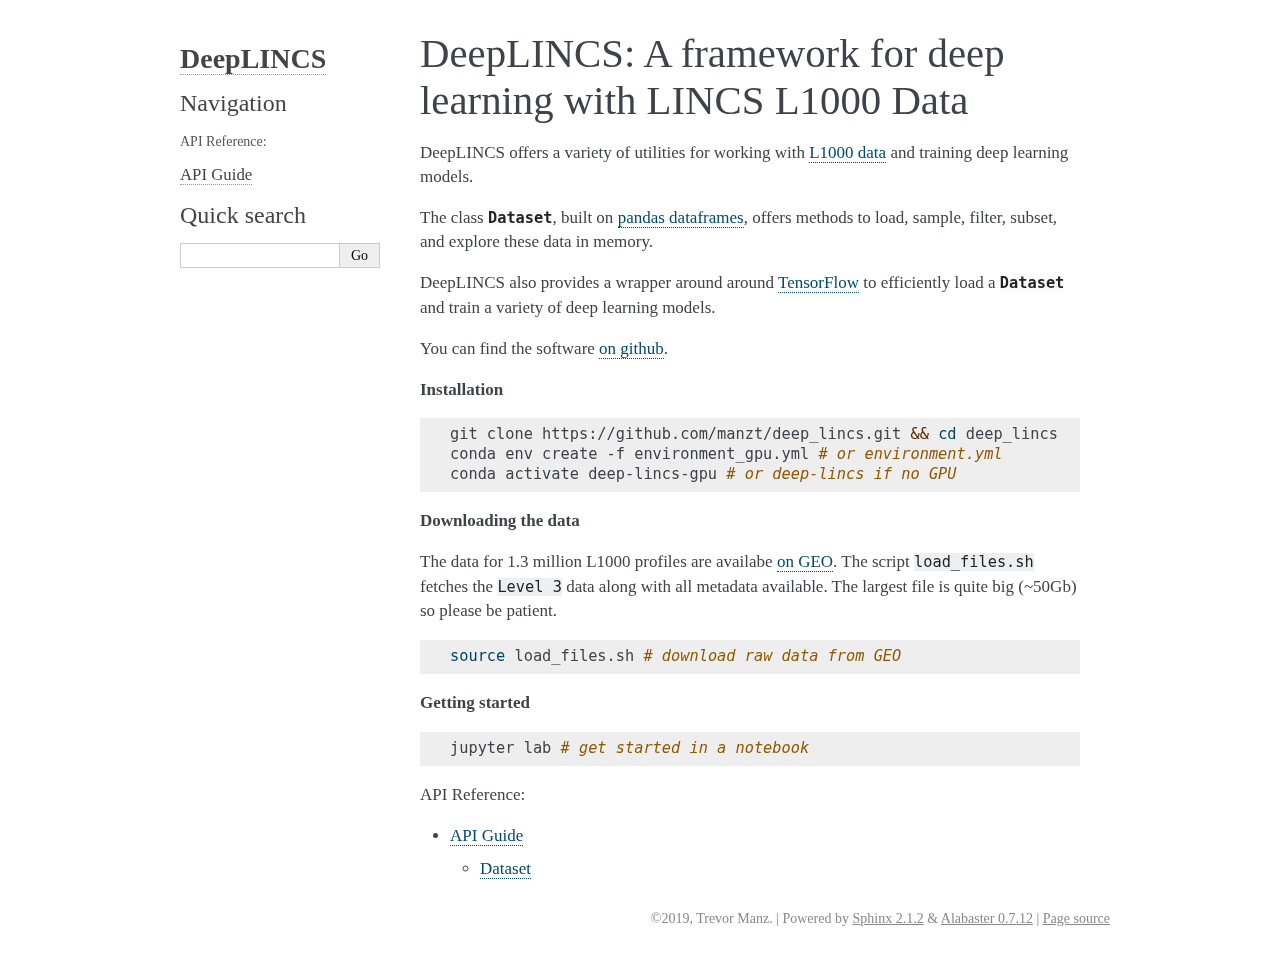
<file: doc/_build/html/index.html>
<!DOCTYPE html>

<html xmlns="http://www.w3.org/1999/xhtml">
  <head>
    <meta charset="utf-8" />
    <title>DeepLINCS: A framework for deep learning with LINCS L1000 Data &#8212; DeepLINCS 0.0.1 documentation</title>
    <link rel="stylesheet" href="_static/alabaster.css" type="text/css" />
    <link rel="stylesheet" href="_static/pygments.css" type="text/css" />
    <script type="text/javascript" id="documentation_options" data-url_root="./" src="_static/documentation_options.js"></script>
    <script type="text/javascript" src="_static/jquery.js"></script>
    <script type="text/javascript" src="_static/underscore.js"></script>
    <script type="text/javascript" src="_static/doctools.js"></script>
    <script type="text/javascript" src="_static/language_data.js"></script>
    <link rel="index" title="Index" href="genindex.html" />
    <link rel="search" title="Search" href="search.html" />
    <link rel="next" title="API Guide" href="api.html" />
   
  <link rel="stylesheet" href="_static/custom.css" type="text/css" />
  
  
  <meta name="viewport" content="width=device-width, initial-scale=0.9, maximum-scale=0.9" />

  </head><body>
  

    <div class="document">
      <div class="documentwrapper">
        <div class="bodywrapper">
          

          <div class="body" role="main">
            
  <div class="section" id="deeplincs-a-framework-for-deep-learning-with-lincs-l1000-data">
<h1>DeepLINCS: A framework for deep learning with LINCS L1000 Data<a class="headerlink" href="#deeplincs-a-framework-for-deep-learning-with-lincs-l1000-data" title="Permalink to this headline">¶</a></h1>
<p>DeepLINCS offers a variety of utilities for working with
<a class="reference external" href="http://www.lincsproject.org/LINCS/tools/workflows/find-the-best-place-to-obtain-the-lincs-l1000-data">L1000 data</a>
and training deep learning models.</p>
<p>The class <code class="xref py py-class docutils literal notranslate"><span class="pre">Dataset</span></code>, built on <a class="reference external" href="https://pandas.pydata.org/pandas-docs/stable/reference/api/pandas.DataFrame.html">pandas dataframes</a>,
offers methods to load, sample, filter, subset, and explore these data in memory.</p>
<p>DeepLINCS also provides a wrapper around around <a class="reference external" href="https://www.tensorflow.org/beta">TensorFlow</a> to efficiently load a <code class="xref py py-class docutils literal notranslate"><span class="pre">Dataset</span></code> and train a variety of deep learning models.</p>
<p>You can find the software <a class="reference external" href="https://github.com/manzt/deep_lincs">on github</a>.</p>
<p><strong>Installation</strong></p>
<div class="highlight-bash notranslate"><div class="highlight"><pre><span></span>git clone https://github.com/manzt/deep_lincs.git <span class="o">&amp;&amp;</span> <span class="nb">cd</span> deep_lincs
conda env create -f environment_gpu.yml <span class="c1"># or environment.yml</span>
conda activate deep-lincs-gpu <span class="c1"># or deep-lincs if no GPU</span>
</pre></div>
</div>
<p><strong>Downloading the data</strong></p>
<p>The data for 1.3 million L1000 profiles are availabe <a class="reference external" href="https://www.ncbi.nlm.nih.gov/geo/query/acc.cgi?acc=GSE92742">on GEO</a>.
The script <code class="docutils literal notranslate"><span class="pre">load_files.sh</span></code> fetches the <code class="docutils literal notranslate"><span class="pre">Level</span> <span class="pre">3</span></code> data along with all metadata available. The largest file is quite big (~50Gb) so please be patient.</p>
<div class="highlight-bash notranslate"><div class="highlight"><pre><span></span><span class="nb">source</span> load_files.sh <span class="c1"># download raw data from GEO</span>
</pre></div>
</div>
<p><strong>Getting started</strong></p>
<div class="highlight-bash notranslate"><div class="highlight"><pre><span></span>jupyter lab <span class="c1"># get started in a notebook</span>
</pre></div>
</div>
<div class="toctree-wrapper compound">
<p class="caption"><span class="caption-text">API Reference:</span></p>
<ul>
<li class="toctree-l1"><a class="reference internal" href="api.html">API Guide</a><ul>
<li class="toctree-l2"><a class="reference internal" href="api.html#dataset">Dataset</a></li>
</ul>
</li>
</ul>
</div>
<div class="toctree-wrapper compound">
</div>
</div>


          </div>
          
        </div>
      </div>
      <div class="sphinxsidebar" role="navigation" aria-label="main navigation">
        <div class="sphinxsidebarwrapper">
<h1 class="logo"><a href="#">DeepLINCS</a></h1>








<h3>Navigation</h3>
<p class="caption"><span class="caption-text">API Reference:</span></p>
<ul>
<li class="toctree-l1"><a class="reference internal" href="api.html">API Guide</a></li>
</ul>

<div class="relations">
<h3>Related Topics</h3>
<ul>
  <li><a href="#">Documentation overview</a><ul>
      <li>Next: <a href="api.html" title="next chapter">API Guide</a></li>
  </ul></li>
</ul>
</div>
<div id="searchbox" style="display: none" role="search">
  <h3 id="searchlabel">Quick search</h3>
    <div class="searchformwrapper">
    <form class="search" action="search.html" method="get">
      <input type="text" name="q" aria-labelledby="searchlabel" />
      <input type="submit" value="Go" />
    </form>
    </div>
</div>
<script type="text/javascript">$('#searchbox').show(0);</script>








        </div>
      </div>
      <div class="clearer"></div>
    </div>
    <div class="footer">
      &copy;2019, Trevor Manz.
      
      |
      Powered by <a href="http://sphinx-doc.org/">Sphinx 2.1.2</a>
      &amp; <a href="https://github.com/bitprophet/alabaster">Alabaster 0.7.12</a>
      
      |
      <a href="_sources/index.rst.txt"
          rel="nofollow">Page source</a>
    </div>

    

    
  </body>
</html>
</file>
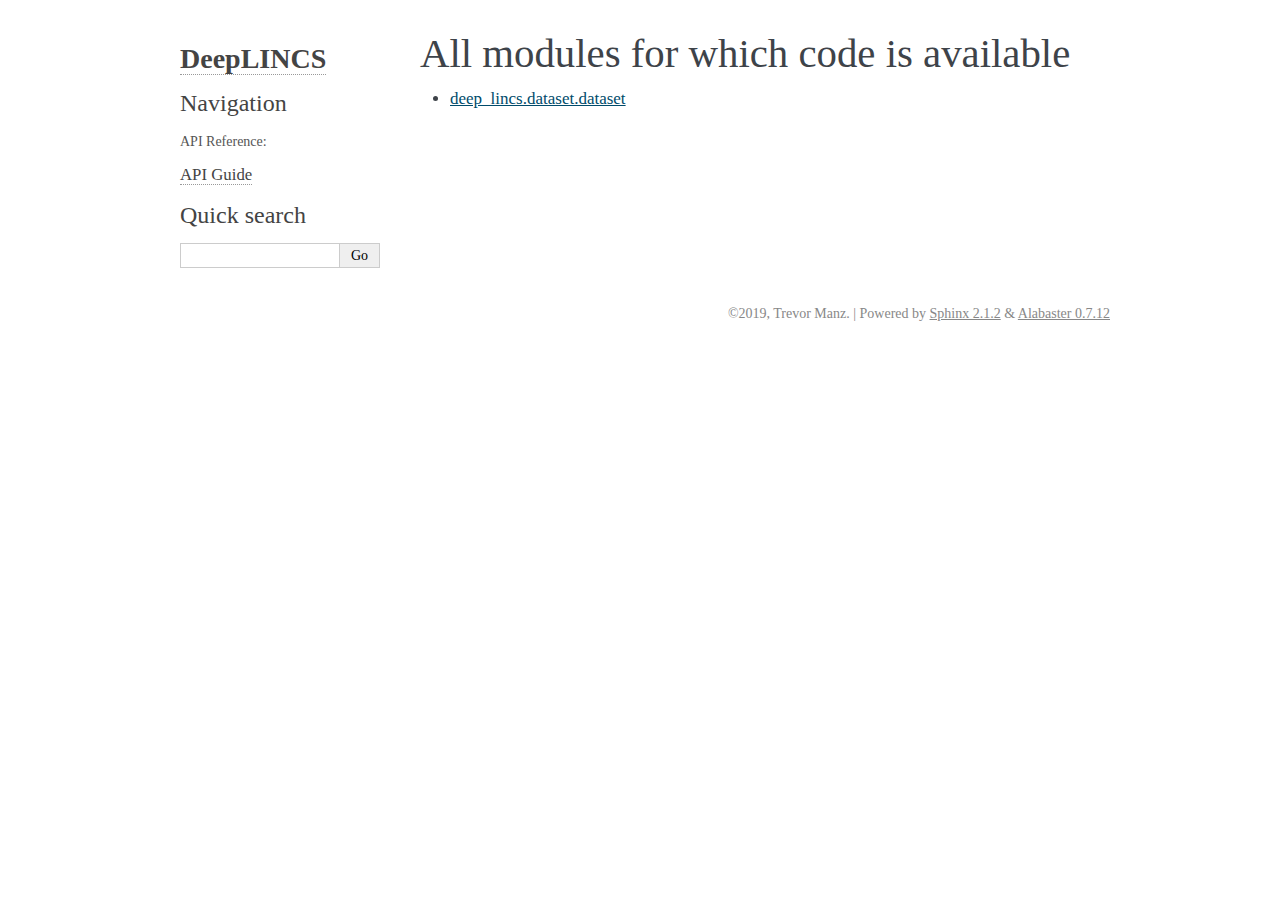
<file: doc/_build/html/_modules/index.html>
<!DOCTYPE html>

<html xmlns="http://www.w3.org/1999/xhtml">
  <head>
    <meta charset="utf-8" />
    <title>Overview: module code &#8212; DeepLINCS 0.0.1 documentation</title>
    <link rel="stylesheet" href="../_static/alabaster.css" type="text/css" />
    <link rel="stylesheet" href="../_static/pygments.css" type="text/css" />
    <script type="text/javascript" id="documentation_options" data-url_root="../" src="../_static/documentation_options.js"></script>
    <script type="text/javascript" src="../_static/jquery.js"></script>
    <script type="text/javascript" src="../_static/underscore.js"></script>
    <script type="text/javascript" src="../_static/doctools.js"></script>
    <script type="text/javascript" src="../_static/language_data.js"></script>
    <link rel="index" title="Index" href="../genindex.html" />
    <link rel="search" title="Search" href="../search.html" />
   
  <link rel="stylesheet" href="../_static/custom.css" type="text/css" />
  
  
  <meta name="viewport" content="width=device-width, initial-scale=0.9, maximum-scale=0.9" />

  </head><body>
  

    <div class="document">
      <div class="documentwrapper">
        <div class="bodywrapper">
          

          <div class="body" role="main">
            
  <h1>All modules for which code is available</h1>
<ul><li><a href="deep_lincs/dataset/dataset.html">deep_lincs.dataset.dataset</a></li>
</ul>

          </div>
          
        </div>
      </div>
      <div class="sphinxsidebar" role="navigation" aria-label="main navigation">
        <div class="sphinxsidebarwrapper">
<h1 class="logo"><a href="../index.html">DeepLINCS</a></h1>








<h3>Navigation</h3>
<p class="caption"><span class="caption-text">API Reference:</span></p>
<ul>
<li class="toctree-l1"><a class="reference internal" href="../api.html">API Guide</a></li>
</ul>

<div class="relations">
<h3>Related Topics</h3>
<ul>
  <li><a href="../index.html">Documentation overview</a><ul>
  </ul></li>
</ul>
</div>
<div id="searchbox" style="display: none" role="search">
  <h3 id="searchlabel">Quick search</h3>
    <div class="searchformwrapper">
    <form class="search" action="../search.html" method="get">
      <input type="text" name="q" aria-labelledby="searchlabel" />
      <input type="submit" value="Go" />
    </form>
    </div>
</div>
<script type="text/javascript">$('#searchbox').show(0);</script>








        </div>
      </div>
      <div class="clearer"></div>
    </div>
    <div class="footer">
      &copy;2019, Trevor Manz.
      
      |
      Powered by <a href="http://sphinx-doc.org/">Sphinx 2.1.2</a>
      &amp; <a href="https://github.com/bitprophet/alabaster">Alabaster 0.7.12</a>
      
    </div>

    

    
  </body>
</html>
</file>
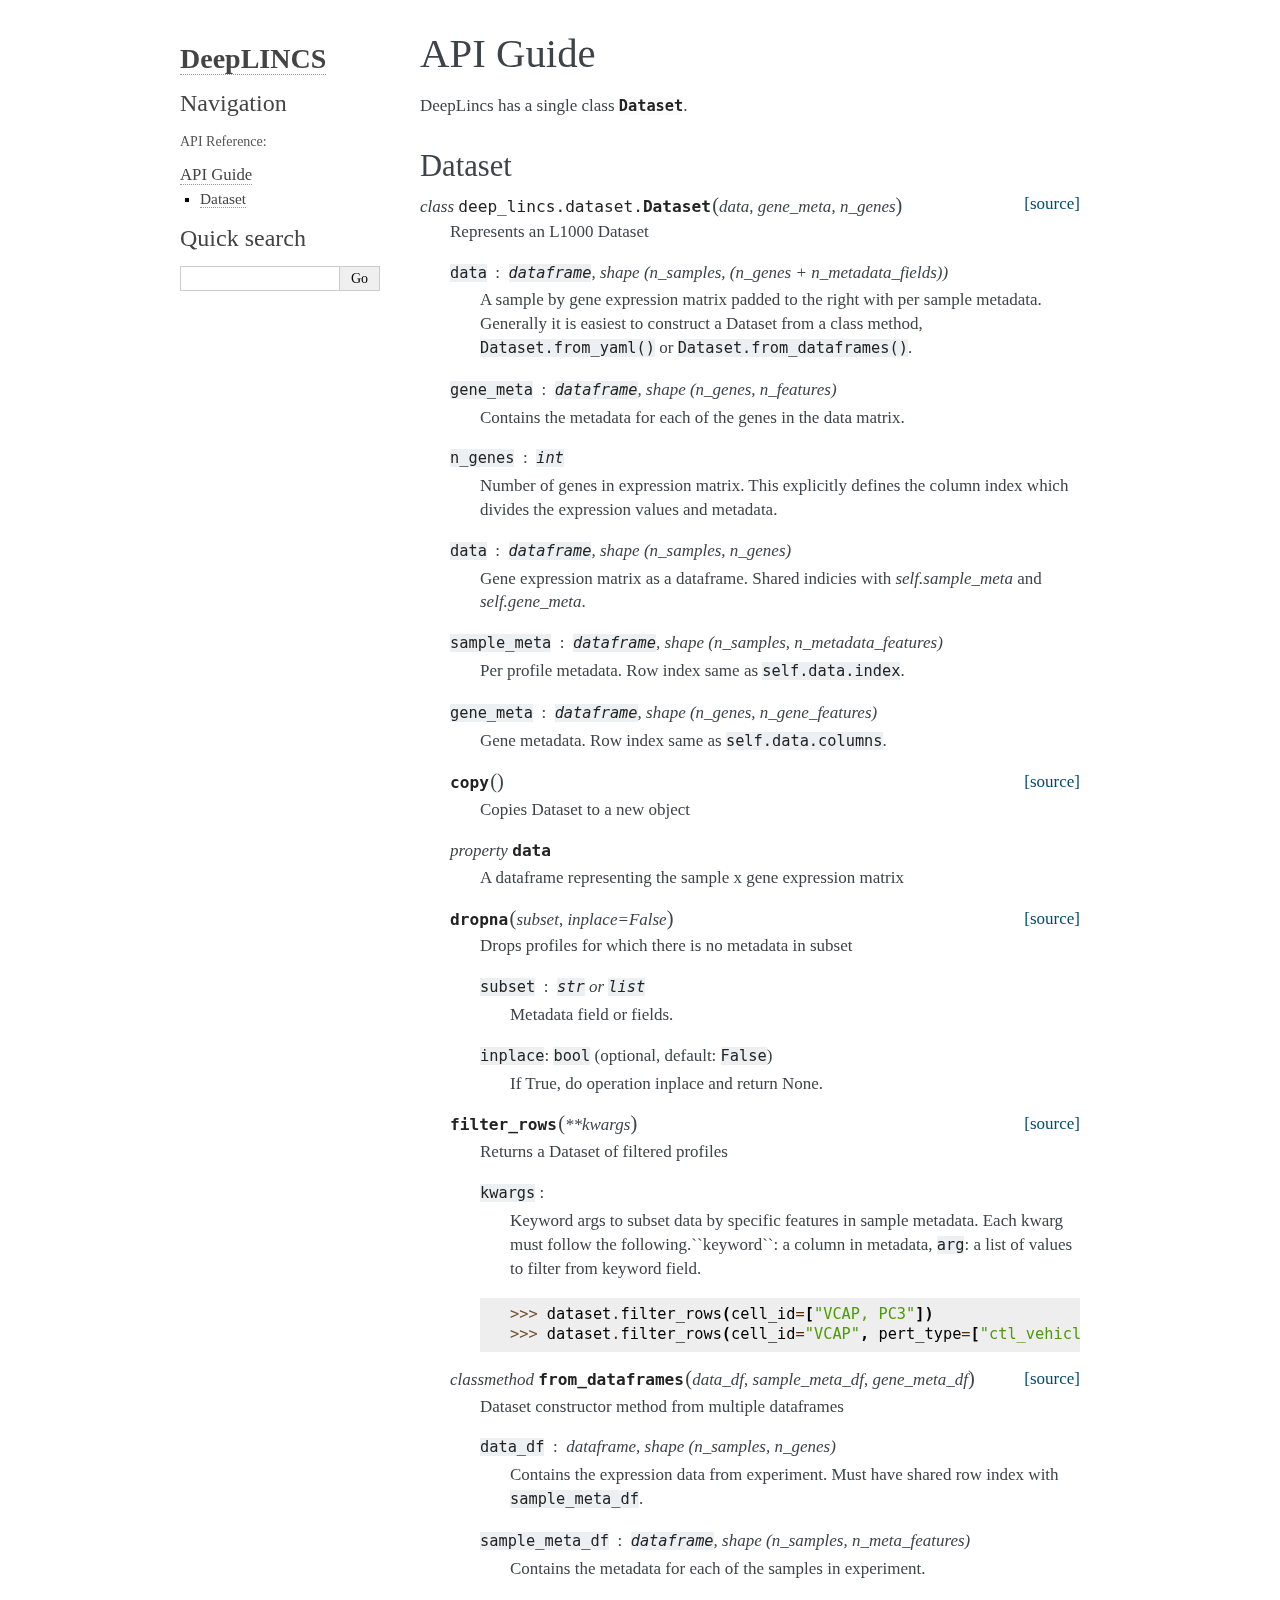
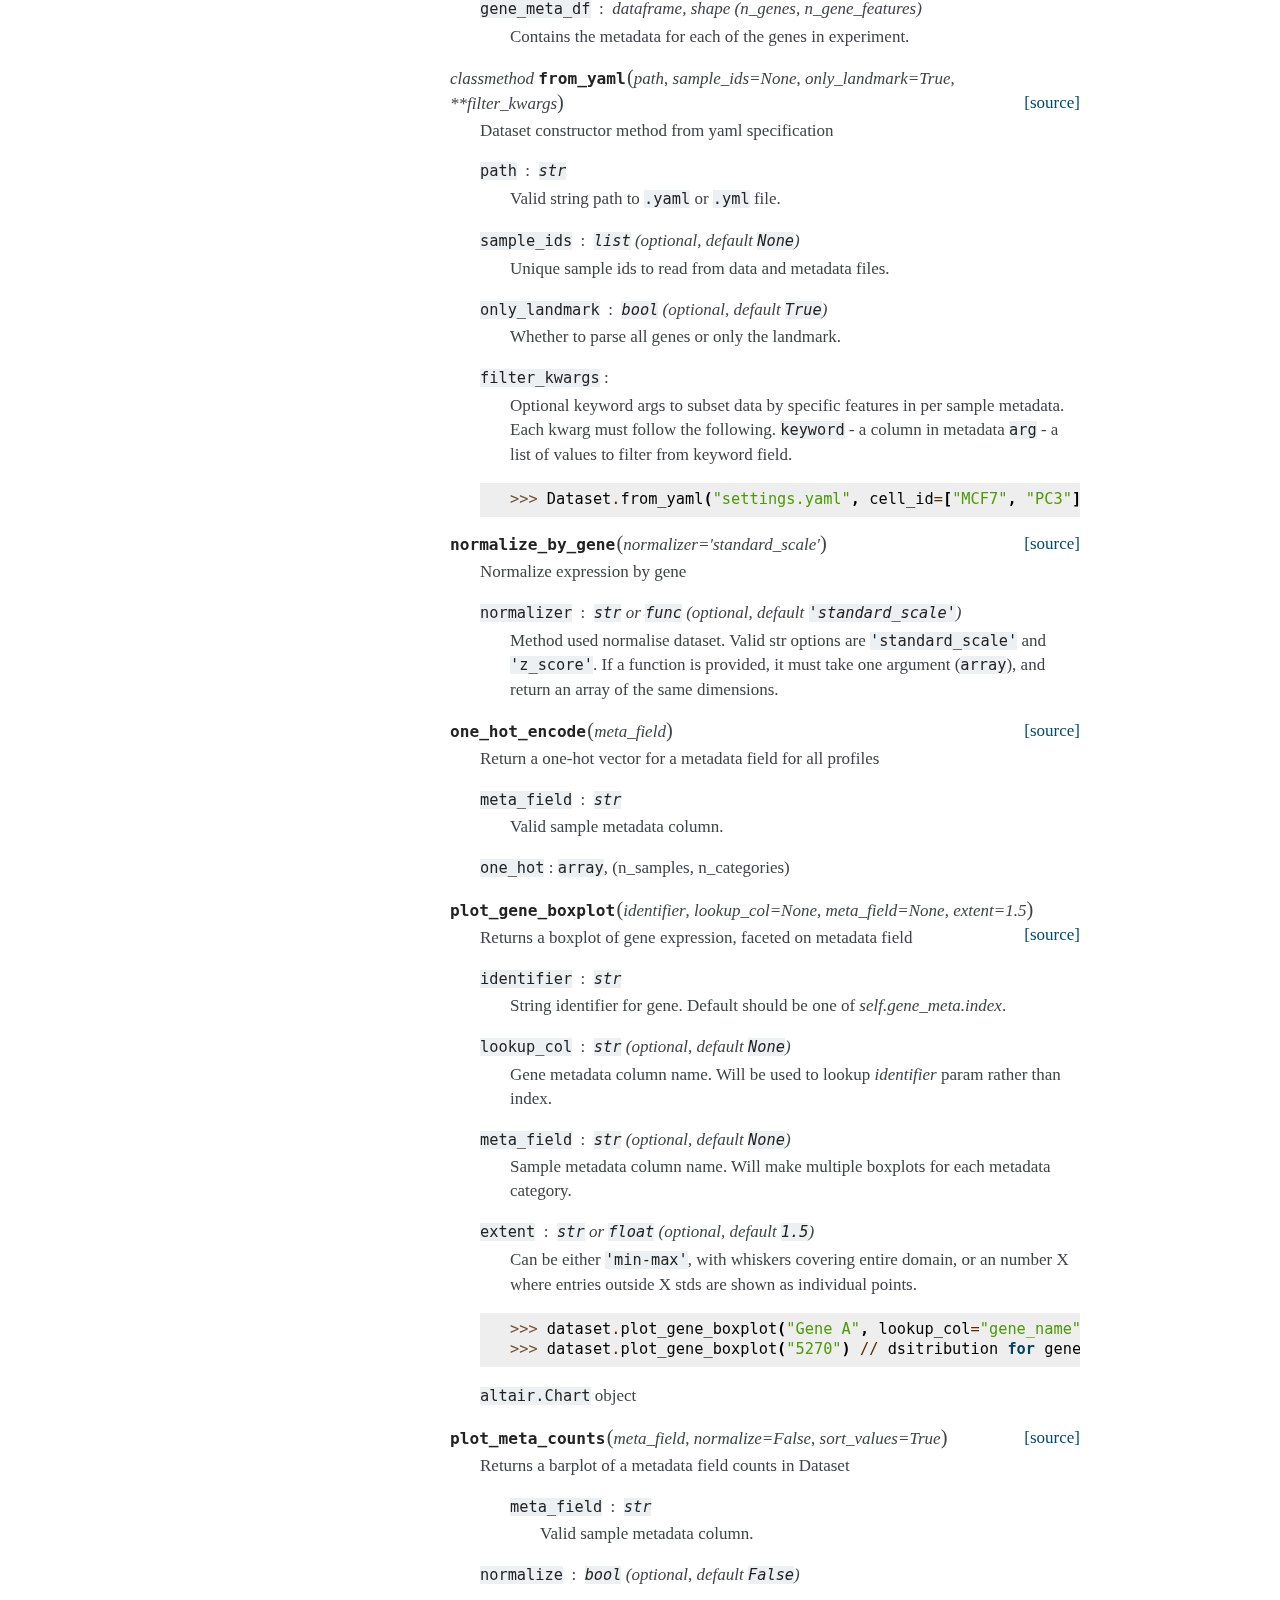
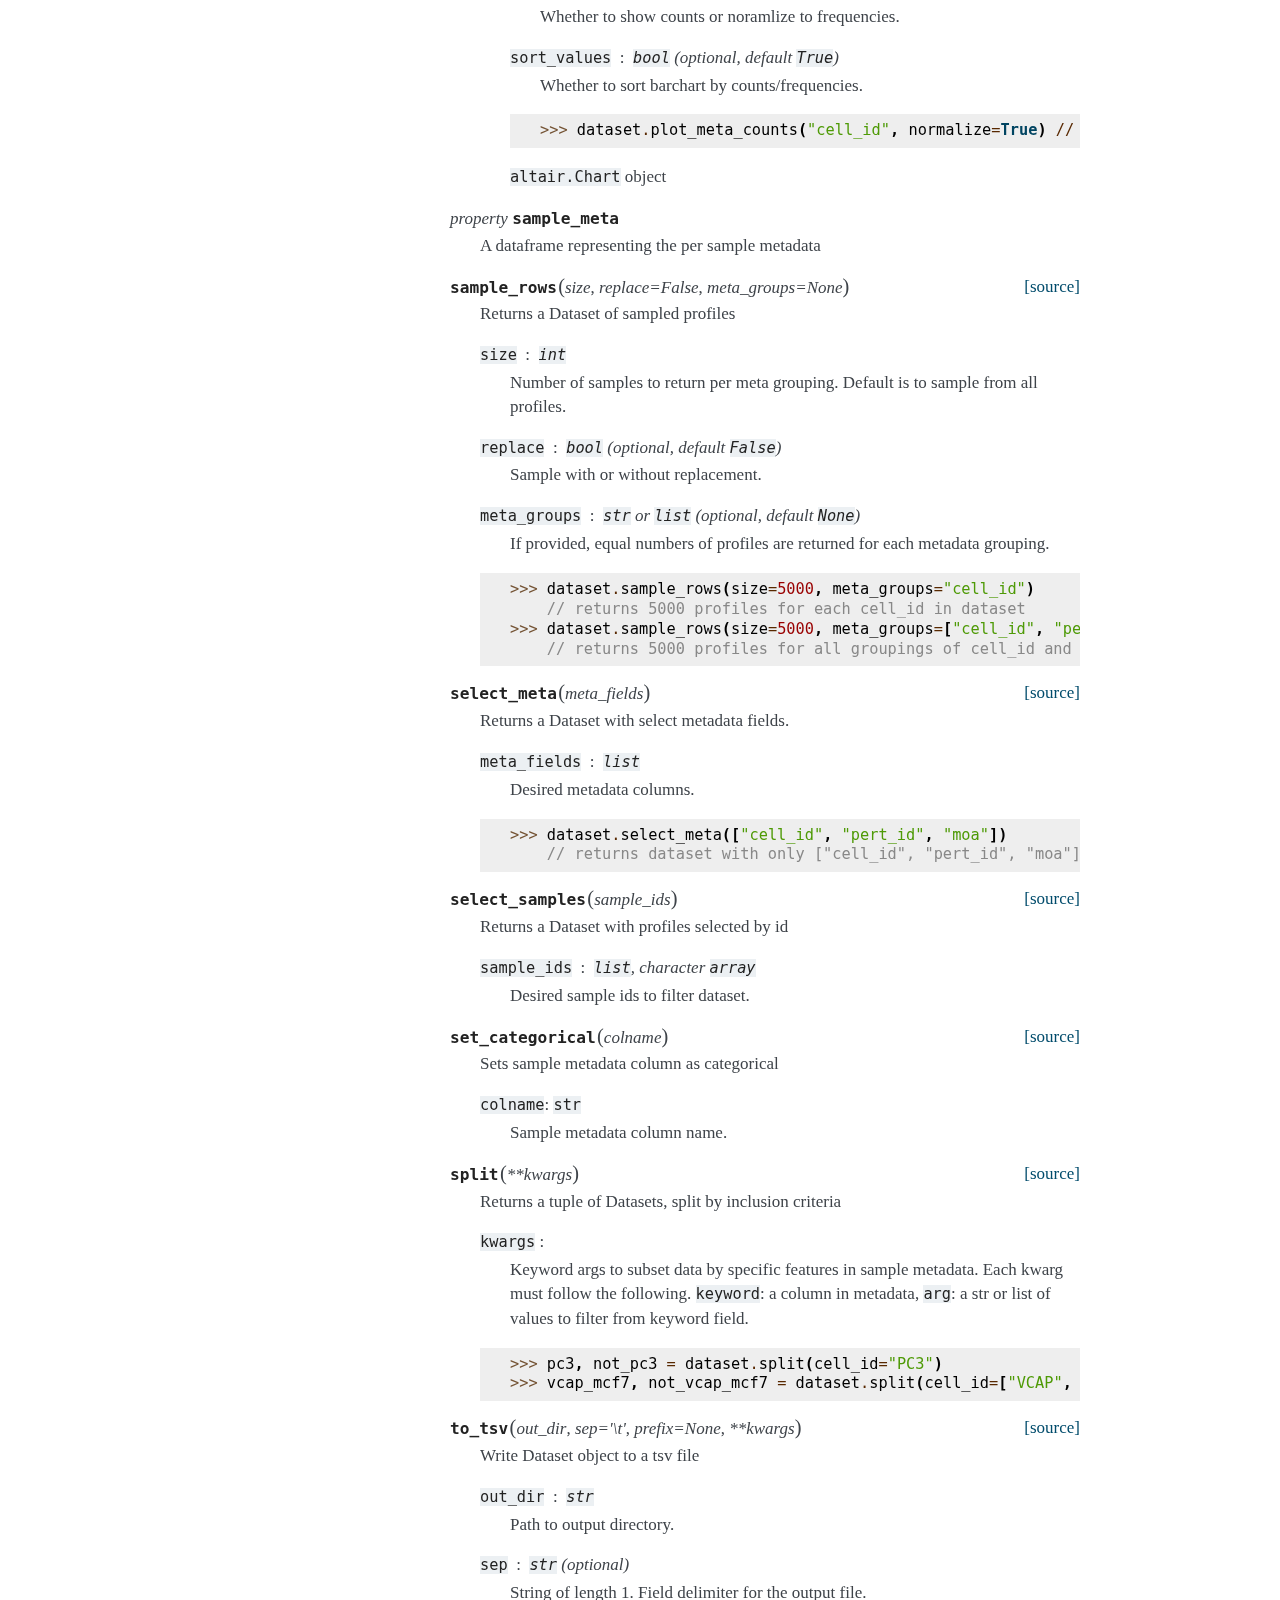
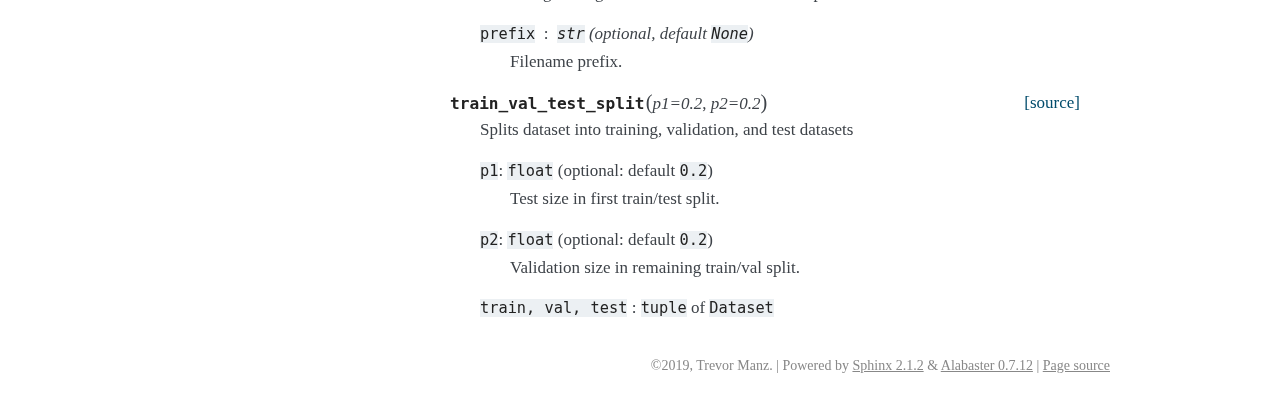
<file: doc/_build/html/api.html>
<!DOCTYPE html>

<html xmlns="http://www.w3.org/1999/xhtml">
  <head>
    <meta charset="utf-8" />
    <title>API Guide &#8212; DeepLINCS 0.0.1 documentation</title>
    <link rel="stylesheet" href="_static/alabaster.css" type="text/css" />
    <link rel="stylesheet" href="_static/pygments.css" type="text/css" />
    <script type="text/javascript" id="documentation_options" data-url_root="./" src="_static/documentation_options.js"></script>
    <script type="text/javascript" src="_static/jquery.js"></script>
    <script type="text/javascript" src="_static/underscore.js"></script>
    <script type="text/javascript" src="_static/doctools.js"></script>
    <script type="text/javascript" src="_static/language_data.js"></script>
    <link rel="index" title="Index" href="genindex.html" />
    <link rel="search" title="Search" href="search.html" />
    <link rel="prev" title="DeepLINCS: A framework for deep learning with LINCS L1000 Data" href="index.html" />
   
  <link rel="stylesheet" href="_static/custom.css" type="text/css" />
  
  
  <meta name="viewport" content="width=device-width, initial-scale=0.9, maximum-scale=0.9" />

  </head><body>
  

    <div class="document">
      <div class="documentwrapper">
        <div class="bodywrapper">
          

          <div class="body" role="main">
            
  <div class="section" id="api-guide">
<h1>API Guide<a class="headerlink" href="#api-guide" title="Permalink to this headline">¶</a></h1>
<p>DeepLincs has a single class <code class="xref py py-class docutils literal notranslate"><span class="pre">Dataset</span></code>.</p>
<div class="section" id="dataset">
<h2>Dataset<a class="headerlink" href="#dataset" title="Permalink to this headline">¶</a></h2>
<dl class="class">
<dt id="deep_lincs.dataset.Dataset">
<em class="property">class </em><code class="sig-prename descclassname">deep_lincs.dataset.</code><code class="sig-name descname">Dataset</code><span class="sig-paren">(</span><em class="sig-param">data</em>, <em class="sig-param">gene_meta</em>, <em class="sig-param">n_genes</em><span class="sig-paren">)</span><a class="reference internal" href="_modules/deep_lincs/dataset/dataset.html#Dataset"><span class="viewcode-link">[source]</span></a><a class="headerlink" href="#deep_lincs.dataset.Dataset" title="Permalink to this definition">¶</a></dt>
<dd><p>Represents an L1000 Dataset</p>
<dl>
<dt><code class="docutils literal notranslate"><span class="pre">data</span></code><span class="classifier"><code class="docutils literal notranslate"><span class="pre">dataframe</span></code>, shape (n_samples, (n_genes + n_metadata_fields))</span></dt><dd><p>A sample by gene expression matrix padded to the right with per sample metadata.
Generally it is easiest to construct a Dataset from a class method, <code class="docutils literal notranslate"><span class="pre">Dataset.from_yaml()</span></code> or <code class="docutils literal notranslate"><span class="pre">Dataset.from_dataframes()</span></code>.</p>
</dd>
<dt><code class="docutils literal notranslate"><span class="pre">gene_meta</span></code><span class="classifier"><code class="docutils literal notranslate"><span class="pre">dataframe</span></code>, shape (n_genes, n_features)</span></dt><dd><p>Contains the metadata for each of the genes in the data matrix.</p>
</dd>
<dt><code class="docutils literal notranslate"><span class="pre">n_genes</span></code><span class="classifier"><code class="docutils literal notranslate"><span class="pre">int</span></code></span></dt><dd><p>Number of genes in expression matrix. This explicitly defines 
the column index which divides the expression values and metadata.</p>
</dd>
</dl>
<dl>
<dt><code class="docutils literal notranslate"><span class="pre">data</span></code><span class="classifier"><code class="docutils literal notranslate"><span class="pre">dataframe</span></code>, shape (n_samples, n_genes)</span></dt><dd><p>Gene expression matrix as a dataframe. Shared indicies with <cite>self.sample_meta</cite> and <cite>self.gene_meta</cite>.</p>
</dd>
<dt><code class="docutils literal notranslate"><span class="pre">sample_meta</span></code><span class="classifier"><code class="docutils literal notranslate"><span class="pre">dataframe</span></code>, shape (n_samples, n_metadata_features)</span></dt><dd><p>Per profile metadata. Row index same as <code class="docutils literal notranslate"><span class="pre">self.data.index</span></code>.</p>
</dd>
<dt><code class="docutils literal notranslate"><span class="pre">gene_meta</span></code><span class="classifier"><code class="docutils literal notranslate"><span class="pre">dataframe</span></code>, shape (n_genes, n_gene_features)</span></dt><dd><p>Gene metadata. Row index same as <code class="docutils literal notranslate"><span class="pre">self.data.columns</span></code>.</p>
</dd>
</dl>
<dl class="method">
<dt id="deep_lincs.dataset.Dataset.copy">
<code class="sig-name descname">copy</code><span class="sig-paren">(</span><span class="sig-paren">)</span><a class="reference internal" href="_modules/deep_lincs/dataset/dataset.html#Dataset.copy"><span class="viewcode-link">[source]</span></a><a class="headerlink" href="#deep_lincs.dataset.Dataset.copy" title="Permalink to this definition">¶</a></dt>
<dd><p>Copies Dataset to a new object</p>
</dd></dl>

<dl class="method">
<dt id="deep_lincs.dataset.Dataset.data">
<em class="property">property </em><code class="sig-name descname">data</code><a class="headerlink" href="#deep_lincs.dataset.Dataset.data" title="Permalink to this definition">¶</a></dt>
<dd><p>A dataframe representing the sample x gene expression matrix</p>
</dd></dl>

<dl class="method">
<dt id="deep_lincs.dataset.Dataset.dropna">
<code class="sig-name descname">dropna</code><span class="sig-paren">(</span><em class="sig-param">subset</em>, <em class="sig-param">inplace=False</em><span class="sig-paren">)</span><a class="reference internal" href="_modules/deep_lincs/dataset/dataset.html#Dataset.dropna"><span class="viewcode-link">[source]</span></a><a class="headerlink" href="#deep_lincs.dataset.Dataset.dropna" title="Permalink to this definition">¶</a></dt>
<dd><p>Drops profiles for which there is no metadata in subset</p>
<dl>
<dt><code class="docutils literal notranslate"><span class="pre">subset</span></code><span class="classifier"><code class="docutils literal notranslate"><span class="pre">str</span></code> or <code class="docutils literal notranslate"><span class="pre">list</span></code></span></dt><dd><p>Metadata field or fields.</p>
</dd>
<dt><code class="docutils literal notranslate"><span class="pre">inplace</span></code>: <code class="docutils literal notranslate"><span class="pre">bool</span></code> (optional, default: <code class="docutils literal notranslate"><span class="pre">False</span></code>)</dt><dd><p>If True, do operation inplace and return None.</p>
</dd>
</dl>
</dd></dl>

<dl class="method">
<dt id="deep_lincs.dataset.Dataset.filter_rows">
<code class="sig-name descname">filter_rows</code><span class="sig-paren">(</span><em class="sig-param">**kwargs</em><span class="sig-paren">)</span><a class="reference internal" href="_modules/deep_lincs/dataset/dataset.html#Dataset.filter_rows"><span class="viewcode-link">[source]</span></a><a class="headerlink" href="#deep_lincs.dataset.Dataset.filter_rows" title="Permalink to this definition">¶</a></dt>
<dd><p>Returns a Dataset of filtered profiles</p>
<dl class="simple">
<dt><code class="docutils literal notranslate"><span class="pre">kwargs</span></code> :</dt><dd><p>Keyword args to subset data by specific features in sample metadata. 
Each kwarg must follow the following.``keyword``: a column in metadata, 
<code class="docutils literal notranslate"><span class="pre">arg</span></code>: a list of values to filter from keyword field.</p>
</dd>
</dl>
<div class="highlight-default notranslate"><div class="highlight"><pre><span></span><span class="gp">&gt;&gt;&gt; </span><span class="n">dataset</span><span class="o">.</span><span class="n">filter_rows</span><span class="p">(</span><span class="n">cell_id</span><span class="o">=</span><span class="p">[</span><span class="s2">&quot;VCAP, PC3&quot;</span><span class="p">])</span> 
<span class="gp">&gt;&gt;&gt; </span><span class="n">dataset</span><span class="o">.</span><span class="n">filter_rows</span><span class="p">(</span><span class="n">cell_id</span><span class="o">=</span><span class="s2">&quot;VCAP&quot;</span><span class="p">,</span> <span class="n">pert_type</span><span class="o">=</span><span class="p">[</span><span class="s2">&quot;ctl_vehicle&quot;</span><span class="p">,</span> <span class="s2">&quot;trt_cp&quot;</span><span class="p">])</span>
</pre></div>
</div>
</dd></dl>

<dl class="method">
<dt id="deep_lincs.dataset.Dataset.from_dataframes">
<em class="property">classmethod </em><code class="sig-name descname">from_dataframes</code><span class="sig-paren">(</span><em class="sig-param">data_df</em>, <em class="sig-param">sample_meta_df</em>, <em class="sig-param">gene_meta_df</em><span class="sig-paren">)</span><a class="reference internal" href="_modules/deep_lincs/dataset/dataset.html#Dataset.from_dataframes"><span class="viewcode-link">[source]</span></a><a class="headerlink" href="#deep_lincs.dataset.Dataset.from_dataframes" title="Permalink to this definition">¶</a></dt>
<dd><p>Dataset constructor method from multiple dataframes</p>
<dl>
<dt><code class="docutils literal notranslate"><span class="pre">data_df</span></code><span class="classifier">dataframe, shape (n_samples, n_genes)</span></dt><dd><p>Contains the expression data from experiment. Must have 
shared row index with <code class="docutils literal notranslate"><span class="pre">sample_meta_df</span></code>.</p>
</dd>
<dt><code class="docutils literal notranslate"><span class="pre">sample_meta_df</span></code><span class="classifier"><code class="docutils literal notranslate"><span class="pre">dataframe</span></code>, shape (n_samples, n_meta_features)</span></dt><dd><p>Contains the metadata for each of the samples in experiment.</p>
</dd>
<dt><code class="docutils literal notranslate"><span class="pre">gene_meta_df</span></code><span class="classifier">dataframe, shape (n_genes, n_gene_features)</span></dt><dd><p>Contains the metadata for each of the genes in experiment.</p>
</dd>
</dl>
</dd></dl>

<dl class="method">
<dt id="deep_lincs.dataset.Dataset.from_yaml">
<em class="property">classmethod </em><code class="sig-name descname">from_yaml</code><span class="sig-paren">(</span><em class="sig-param">path</em>, <em class="sig-param">sample_ids=None</em>, <em class="sig-param">only_landmark=True</em>, <em class="sig-param">**filter_kwargs</em><span class="sig-paren">)</span><a class="reference internal" href="_modules/deep_lincs/dataset/dataset.html#Dataset.from_yaml"><span class="viewcode-link">[source]</span></a><a class="headerlink" href="#deep_lincs.dataset.Dataset.from_yaml" title="Permalink to this definition">¶</a></dt>
<dd><p>Dataset constructor method from yaml specification</p>
<dl>
<dt><code class="docutils literal notranslate"><span class="pre">path</span></code><span class="classifier"><code class="docutils literal notranslate"><span class="pre">str</span></code></span></dt><dd><p>Valid string path to <code class="docutils literal notranslate"><span class="pre">.yaml</span></code> or <code class="docutils literal notranslate"><span class="pre">.yml</span></code> file.</p>
</dd>
<dt><code class="docutils literal notranslate"><span class="pre">sample_ids</span></code><span class="classifier"><code class="docutils literal notranslate"><span class="pre">list</span></code> (optional, default <code class="docutils literal notranslate"><span class="pre">None</span></code>)</span></dt><dd><p>Unique sample ids to read from data and metadata files.</p>
</dd>
<dt><code class="docutils literal notranslate"><span class="pre">only_landmark</span></code><span class="classifier"><code class="docutils literal notranslate"><span class="pre">bool</span></code> (optional, default <code class="docutils literal notranslate"><span class="pre">True</span></code>)</span></dt><dd><p>Whether to parse all genes or only the landmark.</p>
</dd>
<dt><code class="docutils literal notranslate"><span class="pre">filter_kwargs</span></code> :</dt><dd><p>Optional keyword args to subset data by specific features 
in per sample metadata. Each kwarg must follow the following.
<code class="docutils literal notranslate"><span class="pre">keyword</span></code> - a column in metadata <code class="docutils literal notranslate"><span class="pre">arg</span></code>     - a list 
of values to filter from keyword field.</p>
</dd>
</dl>
<div class="highlight-default notranslate"><div class="highlight"><pre><span></span><span class="gp">&gt;&gt;&gt; </span><span class="n">Dataset</span><span class="o">.</span><span class="n">from_yaml</span><span class="p">(</span><span class="s2">&quot;settings.yaml&quot;</span><span class="p">,</span> <span class="n">cell_id</span><span class="o">=</span><span class="p">[</span><span class="s2">&quot;MCF7&quot;</span><span class="p">,</span> <span class="s2">&quot;PC3&quot;</span><span class="p">],</span> <span class="n">pert_id</span><span class="o">=</span><span class="p">[</span><span class="s2">&quot;trt_cp&quot;</span><span class="p">])</span> 
</pre></div>
</div>
</dd></dl>

<dl class="method">
<dt id="deep_lincs.dataset.Dataset.normalize_by_gene">
<code class="sig-name descname">normalize_by_gene</code><span class="sig-paren">(</span><em class="sig-param">normalizer='standard_scale'</em><span class="sig-paren">)</span><a class="reference internal" href="_modules/deep_lincs/dataset/dataset.html#Dataset.normalize_by_gene"><span class="viewcode-link">[source]</span></a><a class="headerlink" href="#deep_lincs.dataset.Dataset.normalize_by_gene" title="Permalink to this definition">¶</a></dt>
<dd><p>Normalize expression by gene</p>
<dl>
<dt><code class="docutils literal notranslate"><span class="pre">normalizer</span></code><span class="classifier"><code class="docutils literal notranslate"><span class="pre">str</span></code> or <code class="docutils literal notranslate"><span class="pre">func</span></code> (optional, default <code class="docutils literal notranslate"><span class="pre">'standard_scale'</span></code>)</span></dt><dd><p>Method used normalise dataset. Valid str options are <code class="docutils literal notranslate"><span class="pre">'standard_scale'</span></code> 
and <code class="docutils literal notranslate"><span class="pre">'z_score'</span></code>. If a function is provided, it must take 
one argument (<code class="docutils literal notranslate"><span class="pre">array</span></code>), and return an array of the same dimensions.</p>
</dd>
</dl>
</dd></dl>

<dl class="method">
<dt id="deep_lincs.dataset.Dataset.one_hot_encode">
<code class="sig-name descname">one_hot_encode</code><span class="sig-paren">(</span><em class="sig-param">meta_field</em><span class="sig-paren">)</span><a class="reference internal" href="_modules/deep_lincs/dataset/dataset.html#Dataset.one_hot_encode"><span class="viewcode-link">[source]</span></a><a class="headerlink" href="#deep_lincs.dataset.Dataset.one_hot_encode" title="Permalink to this definition">¶</a></dt>
<dd><p>Return a one-hot vector for a metadata field for all profiles</p>
<dl>
<dt><code class="docutils literal notranslate"><span class="pre">meta_field</span></code><span class="classifier"><code class="docutils literal notranslate"><span class="pre">str</span></code></span></dt><dd><p>Valid sample metadata column.</p>
</dd>
</dl>
<p><code class="docutils literal notranslate"><span class="pre">one_hot</span></code> : <code class="docutils literal notranslate"><span class="pre">array</span></code>, (n_samples, n_categories)</p>
</dd></dl>

<dl class="method">
<dt id="deep_lincs.dataset.Dataset.plot_gene_boxplot">
<code class="sig-name descname">plot_gene_boxplot</code><span class="sig-paren">(</span><em class="sig-param">identifier</em>, <em class="sig-param">lookup_col=None</em>, <em class="sig-param">meta_field=None</em>, <em class="sig-param">extent=1.5</em><span class="sig-paren">)</span><a class="reference internal" href="_modules/deep_lincs/dataset/dataset.html#Dataset.plot_gene_boxplot"><span class="viewcode-link">[source]</span></a><a class="headerlink" href="#deep_lincs.dataset.Dataset.plot_gene_boxplot" title="Permalink to this definition">¶</a></dt>
<dd><p>Returns a boxplot of gene expression, faceted on metadata field</p>
<dl>
<dt><code class="docutils literal notranslate"><span class="pre">identifier</span></code><span class="classifier"><code class="docutils literal notranslate"><span class="pre">str</span></code></span></dt><dd><p>String identifier for gene. Default should be one of <cite>self.gene_meta.index</cite>.</p>
</dd>
<dt><code class="docutils literal notranslate"><span class="pre">lookup_col</span></code><span class="classifier"><code class="docutils literal notranslate"><span class="pre">str</span></code> (optional, default <code class="docutils literal notranslate"><span class="pre">None</span></code>)</span></dt><dd><p>Gene metadata column name. Will be used to lookup <cite>identifier</cite> param rather than index.</p>
</dd>
<dt><code class="docutils literal notranslate"><span class="pre">meta_field</span></code><span class="classifier"><code class="docutils literal notranslate"><span class="pre">str</span></code> (optional, default <code class="docutils literal notranslate"><span class="pre">None</span></code>)</span></dt><dd><p>Sample metadata column name. Will make multiple boxplots for each metadata category.</p>
</dd>
<dt><code class="docutils literal notranslate"><span class="pre">extent</span></code><span class="classifier"><code class="docutils literal notranslate"><span class="pre">str</span></code> or <code class="docutils literal notranslate"><span class="pre">float</span></code> (optional, default <code class="docutils literal notranslate"><span class="pre">1.5</span></code>)</span></dt><dd><p>Can be either <code class="docutils literal notranslate"><span class="pre">'min-max'</span></code>, with whiskers covering entire domain, or an number X where 
entries outside X stds are shown as individual points.</p>
</dd>
</dl>
<div class="highlight-default notranslate"><div class="highlight"><pre><span></span><span class="gp">&gt;&gt;&gt; </span><span class="n">dataset</span><span class="o">.</span><span class="n">plot_gene_boxplot</span><span class="p">(</span><span class="s2">&quot;Gene A&quot;</span><span class="p">,</span> <span class="n">lookup_col</span><span class="o">=</span><span class="s2">&quot;gene_name&quot;</span><span class="p">,</span> <span class="n">meta_field</span><span class="o">=</span><span class="s2">&quot;cell_id&quot;</span><span class="p">)</span>
<span class="gp">&gt;&gt;&gt; </span><span class="n">dataset</span><span class="o">.</span><span class="n">plot_gene_boxplot</span><span class="p">(</span><span class="s2">&quot;5270&quot;</span><span class="p">)</span> <span class="o">//</span> <span class="n">dsitribution</span> <span class="k">for</span> <span class="n">gene_id</span> <span class="o">==</span> <span class="s1">&#39;5270&#39;</span>
</pre></div>
</div>
<p><code class="docutils literal notranslate"><span class="pre">altair.Chart</span></code> object</p>
</dd></dl>

<dl class="method">
<dt id="deep_lincs.dataset.Dataset.plot_meta_counts">
<code class="sig-name descname">plot_meta_counts</code><span class="sig-paren">(</span><em class="sig-param">meta_field</em>, <em class="sig-param">normalize=False</em>, <em class="sig-param">sort_values=True</em><span class="sig-paren">)</span><a class="reference internal" href="_modules/deep_lincs/dataset/dataset.html#Dataset.plot_meta_counts"><span class="viewcode-link">[source]</span></a><a class="headerlink" href="#deep_lincs.dataset.Dataset.plot_meta_counts" title="Permalink to this definition">¶</a></dt>
<dd><p>Returns a barplot of a metadata field counts in Dataset</p>
<blockquote>
<div><dl>
<dt><code class="docutils literal notranslate"><span class="pre">meta_field</span></code><span class="classifier"><code class="docutils literal notranslate"><span class="pre">str</span></code></span></dt><dd><p>Valid sample metadata column.</p>
</dd>
</dl>
</div></blockquote>
<dl>
<dt><code class="docutils literal notranslate"><span class="pre">normalize</span></code><span class="classifier"><code class="docutils literal notranslate"><span class="pre">bool</span></code> (optional, default <code class="docutils literal notranslate"><span class="pre">False</span></code>)</span></dt><dd><blockquote>
<div><p>Whether to show counts or noramlize to frequencies.</p>
</div></blockquote>
<dl>
<dt><code class="docutils literal notranslate"><span class="pre">sort_values</span></code><span class="classifier"><code class="docutils literal notranslate"><span class="pre">bool</span></code> (optional, default <code class="docutils literal notranslate"><span class="pre">True</span></code>)</span></dt><dd><p>Whether to sort barchart by counts/frequencies.</p>
</dd>
</dl>
<div class="highlight-default notranslate"><div class="highlight"><pre><span></span><span class="gp">&gt;&gt;&gt; </span><span class="n">dataset</span><span class="o">.</span><span class="n">plot_meta_counts</span><span class="p">(</span><span class="s2">&quot;cell_id&quot;</span><span class="p">,</span> <span class="n">normalize</span><span class="o">=</span><span class="kc">True</span><span class="p">)</span> <span class="o">//</span> <span class="n">barplot</span> <span class="n">of</span> <span class="n">cell_id</span> <span class="n">frequencies</span>
</pre></div>
</div>
<p><code class="docutils literal notranslate"><span class="pre">altair.Chart</span></code> object</p>
</dd>
</dl>
</dd></dl>

<dl class="method">
<dt id="deep_lincs.dataset.Dataset.sample_meta">
<em class="property">property </em><code class="sig-name descname">sample_meta</code><a class="headerlink" href="#deep_lincs.dataset.Dataset.sample_meta" title="Permalink to this definition">¶</a></dt>
<dd><p>A dataframe representing the per sample metadata</p>
</dd></dl>

<dl class="method">
<dt id="deep_lincs.dataset.Dataset.sample_rows">
<code class="sig-name descname">sample_rows</code><span class="sig-paren">(</span><em class="sig-param">size</em>, <em class="sig-param">replace=False</em>, <em class="sig-param">meta_groups=None</em><span class="sig-paren">)</span><a class="reference internal" href="_modules/deep_lincs/dataset/dataset.html#Dataset.sample_rows"><span class="viewcode-link">[source]</span></a><a class="headerlink" href="#deep_lincs.dataset.Dataset.sample_rows" title="Permalink to this definition">¶</a></dt>
<dd><p>Returns a Dataset of sampled profiles</p>
<dl>
<dt><code class="docutils literal notranslate"><span class="pre">size</span></code><span class="classifier"><code class="docutils literal notranslate"><span class="pre">int</span></code></span></dt><dd><p>Number of samples to return per meta grouping. Default is 
to sample from all profiles.</p>
</dd>
<dt><code class="docutils literal notranslate"><span class="pre">replace</span></code><span class="classifier"><code class="docutils literal notranslate"><span class="pre">bool</span></code> (optional, default <code class="docutils literal notranslate"><span class="pre">False</span></code>)</span></dt><dd><p>Sample with or without replacement.</p>
</dd>
<dt><code class="docutils literal notranslate"><span class="pre">meta_groups</span></code><span class="classifier"><code class="docutils literal notranslate"><span class="pre">str</span></code> or <code class="docutils literal notranslate"><span class="pre">list</span></code> (optional, default <code class="docutils literal notranslate"><span class="pre">None</span></code>)</span></dt><dd><p>If provided, equal numbers of profiles are returned for each metadata grouping.</p>
</dd>
</dl>
<div class="highlight-default notranslate"><div class="highlight"><pre><span></span><span class="gp">&gt;&gt;&gt; </span><span class="n">dataset</span><span class="o">.</span><span class="n">sample_rows</span><span class="p">(</span><span class="n">size</span><span class="o">=</span><span class="mi">5000</span><span class="p">,</span> <span class="n">meta_groups</span><span class="o">=</span><span class="s2">&quot;cell_id&quot;</span><span class="p">)</span> 
<span class="go">    // returns 5000 profiles for each cell_id in dataset</span>
<span class="gp">&gt;&gt;&gt; </span><span class="n">dataset</span><span class="o">.</span><span class="n">sample_rows</span><span class="p">(</span><span class="n">size</span><span class="o">=</span><span class="mi">5000</span><span class="p">,</span> <span class="n">meta_groups</span><span class="o">=</span><span class="p">[</span><span class="s2">&quot;cell_id&quot;</span><span class="p">,</span> <span class="s2">&quot;pert_type&quot;</span><span class="p">])</span>
<span class="go">    // returns 5000 profiles for all groupings of cell_id and pert_type</span>
</pre></div>
</div>
</dd></dl>

<dl class="method">
<dt id="deep_lincs.dataset.Dataset.select_meta">
<code class="sig-name descname">select_meta</code><span class="sig-paren">(</span><em class="sig-param">meta_fields</em><span class="sig-paren">)</span><a class="reference internal" href="_modules/deep_lincs/dataset/dataset.html#Dataset.select_meta"><span class="viewcode-link">[source]</span></a><a class="headerlink" href="#deep_lincs.dataset.Dataset.select_meta" title="Permalink to this definition">¶</a></dt>
<dd><p>Returns a Dataset with select metadata fields.</p>
<dl>
<dt><code class="docutils literal notranslate"><span class="pre">meta_fields</span></code><span class="classifier"><code class="docutils literal notranslate"><span class="pre">list</span></code></span></dt><dd><p>Desired metadata columns.</p>
</dd>
</dl>
<div class="highlight-default notranslate"><div class="highlight"><pre><span></span><span class="gp">&gt;&gt;&gt; </span><span class="n">dataset</span><span class="o">.</span><span class="n">select_meta</span><span class="p">([</span><span class="s2">&quot;cell_id&quot;</span><span class="p">,</span> <span class="s2">&quot;pert_id&quot;</span><span class="p">,</span> <span class="s2">&quot;moa&quot;</span><span class="p">])</span>
<span class="go">    // returns dataset with only [&quot;cell_id&quot;, &quot;pert_id&quot;, &quot;moa&quot;] as metadata fields.</span>
</pre></div>
</div>
</dd></dl>

<dl class="method">
<dt id="deep_lincs.dataset.Dataset.select_samples">
<code class="sig-name descname">select_samples</code><span class="sig-paren">(</span><em class="sig-param">sample_ids</em><span class="sig-paren">)</span><a class="reference internal" href="_modules/deep_lincs/dataset/dataset.html#Dataset.select_samples"><span class="viewcode-link">[source]</span></a><a class="headerlink" href="#deep_lincs.dataset.Dataset.select_samples" title="Permalink to this definition">¶</a></dt>
<dd><p>Returns a Dataset with profiles selected by id</p>
<dl>
<dt><code class="docutils literal notranslate"><span class="pre">sample_ids</span></code><span class="classifier"><code class="docutils literal notranslate"><span class="pre">list</span></code>, character <code class="docutils literal notranslate"><span class="pre">array</span></code></span></dt><dd><p>Desired sample ids to filter dataset.</p>
</dd>
</dl>
</dd></dl>

<dl class="method">
<dt id="deep_lincs.dataset.Dataset.set_categorical">
<code class="sig-name descname">set_categorical</code><span class="sig-paren">(</span><em class="sig-param">colname</em><span class="sig-paren">)</span><a class="reference internal" href="_modules/deep_lincs/dataset/dataset.html#Dataset.set_categorical"><span class="viewcode-link">[source]</span></a><a class="headerlink" href="#deep_lincs.dataset.Dataset.set_categorical" title="Permalink to this definition">¶</a></dt>
<dd><p>Sets sample metadata column as categorical</p>
<dl class="simple">
<dt><code class="docutils literal notranslate"><span class="pre">colname</span></code>: <code class="docutils literal notranslate"><span class="pre">str</span></code></dt><dd><p>Sample metadata column name.</p>
</dd>
</dl>
</dd></dl>

<dl class="method">
<dt id="deep_lincs.dataset.Dataset.split">
<code class="sig-name descname">split</code><span class="sig-paren">(</span><em class="sig-param">**kwargs</em><span class="sig-paren">)</span><a class="reference internal" href="_modules/deep_lincs/dataset/dataset.html#Dataset.split"><span class="viewcode-link">[source]</span></a><a class="headerlink" href="#deep_lincs.dataset.Dataset.split" title="Permalink to this definition">¶</a></dt>
<dd><p>Returns a tuple of Datasets, split by inclusion criteria</p>
<dl class="simple">
<dt><code class="docutils literal notranslate"><span class="pre">kwargs</span></code> :</dt><dd><p>Keyword args to subset data by specific features in sample metadata. 
Each kwarg must follow the following. <code class="docutils literal notranslate"><span class="pre">keyword</span></code>: a column in metadata,
<code class="docutils literal notranslate"><span class="pre">arg</span></code>: a str or list of values to filter from keyword field.</p>
</dd>
</dl>
<div class="highlight-default notranslate"><div class="highlight"><pre><span></span><span class="gp">&gt;&gt;&gt; </span><span class="n">pc3</span><span class="p">,</span> <span class="n">not_pc3</span> <span class="o">=</span> <span class="n">dataset</span><span class="o">.</span><span class="n">split</span><span class="p">(</span><span class="n">cell_id</span><span class="o">=</span><span class="s2">&quot;PC3&quot;</span><span class="p">)</span>
<span class="gp">&gt;&gt;&gt; </span><span class="n">vcap_mcf7</span><span class="p">,</span> <span class="n">not_vcap_mcf7</span> <span class="o">=</span> <span class="n">dataset</span><span class="o">.</span><span class="n">split</span><span class="p">(</span><span class="n">cell_id</span><span class="o">=</span><span class="p">[</span><span class="s2">&quot;VCAP&quot;</span><span class="p">,</span> <span class="s2">&quot;MCF7&quot;</span><span class="p">])</span>
</pre></div>
</div>
</dd></dl>

<dl class="method">
<dt id="deep_lincs.dataset.Dataset.to_tsv">
<code class="sig-name descname">to_tsv</code><span class="sig-paren">(</span><em class="sig-param">out_dir</em>, <em class="sig-param">sep='\t'</em>, <em class="sig-param">prefix=None</em>, <em class="sig-param">**kwargs</em><span class="sig-paren">)</span><a class="reference internal" href="_modules/deep_lincs/dataset/dataset.html#Dataset.to_tsv"><span class="viewcode-link">[source]</span></a><a class="headerlink" href="#deep_lincs.dataset.Dataset.to_tsv" title="Permalink to this definition">¶</a></dt>
<dd><p>Write Dataset object to a tsv file</p>
<dl>
<dt><code class="docutils literal notranslate"><span class="pre">out_dir</span></code><span class="classifier"><code class="docutils literal notranslate"><span class="pre">str</span></code></span></dt><dd><p>Path to output directory.</p>
</dd>
<dt><code class="docutils literal notranslate"><span class="pre">sep</span></code><span class="classifier"><code class="docutils literal notranslate"><span class="pre">str</span></code> (optional)</span></dt><dd><p>String of length 1. Field delimiter for the output file.</p>
</dd>
<dt><code class="docutils literal notranslate"><span class="pre">prefix</span></code><span class="classifier"><code class="docutils literal notranslate"><span class="pre">str</span></code> (optional, default <code class="docutils literal notranslate"><span class="pre">None</span></code>)</span></dt><dd><p>Filename prefix.</p>
</dd>
</dl>
</dd></dl>

<dl class="method">
<dt id="deep_lincs.dataset.Dataset.train_val_test_split">
<code class="sig-name descname">train_val_test_split</code><span class="sig-paren">(</span><em class="sig-param">p1=0.2</em>, <em class="sig-param">p2=0.2</em><span class="sig-paren">)</span><a class="reference internal" href="_modules/deep_lincs/dataset/dataset.html#Dataset.train_val_test_split"><span class="viewcode-link">[source]</span></a><a class="headerlink" href="#deep_lincs.dataset.Dataset.train_val_test_split" title="Permalink to this definition">¶</a></dt>
<dd><p>Splits dataset into training, validation, and test datasets</p>
<dl class="simple">
<dt><code class="docutils literal notranslate"><span class="pre">p1</span></code>: <code class="docutils literal notranslate"><span class="pre">float</span></code> (optional: default <code class="docutils literal notranslate"><span class="pre">0.2</span></code>)</dt><dd><p>Test size in first train/test split.</p>
</dd>
<dt><code class="docutils literal notranslate"><span class="pre">p2</span></code>: <code class="docutils literal notranslate"><span class="pre">float</span></code> (optional: default <code class="docutils literal notranslate"><span class="pre">0.2</span></code>)</dt><dd><p>Validation size in remaining train/val split.</p>
</dd>
</dl>
<p><code class="docutils literal notranslate"><span class="pre">train,</span> <span class="pre">val,</span> <span class="pre">test</span></code> : <code class="docutils literal notranslate"><span class="pre">tuple</span></code> of <code class="docutils literal notranslate"><span class="pre">Dataset</span></code></p>
</dd></dl>

</dd></dl>

</div>
</div>


          </div>
          
        </div>
      </div>
      <div class="sphinxsidebar" role="navigation" aria-label="main navigation">
        <div class="sphinxsidebarwrapper">
<h1 class="logo"><a href="index.html">DeepLINCS</a></h1>








<h3>Navigation</h3>
<p class="caption"><span class="caption-text">API Reference:</span></p>
<ul class="current">
<li class="toctree-l1 current"><a class="current reference internal" href="#">API Guide</a><ul>
<li class="toctree-l2"><a class="reference internal" href="#dataset">Dataset</a></li>
</ul>
</li>
</ul>

<div class="relations">
<h3>Related Topics</h3>
<ul>
  <li><a href="index.html">Documentation overview</a><ul>
      <li>Previous: <a href="index.html" title="previous chapter">DeepLINCS: A framework for deep learning with LINCS L1000 Data</a></li>
  </ul></li>
</ul>
</div>
<div id="searchbox" style="display: none" role="search">
  <h3 id="searchlabel">Quick search</h3>
    <div class="searchformwrapper">
    <form class="search" action="search.html" method="get">
      <input type="text" name="q" aria-labelledby="searchlabel" />
      <input type="submit" value="Go" />
    </form>
    </div>
</div>
<script type="text/javascript">$('#searchbox').show(0);</script>








        </div>
      </div>
      <div class="clearer"></div>
    </div>
    <div class="footer">
      &copy;2019, Trevor Manz.
      
      |
      Powered by <a href="http://sphinx-doc.org/">Sphinx 2.1.2</a>
      &amp; <a href="https://github.com/bitprophet/alabaster">Alabaster 0.7.12</a>
      
      |
      <a href="_sources/api.rst.txt"
          rel="nofollow">Page source</a>
    </div>

    

    
  </body>
</html>
</file>
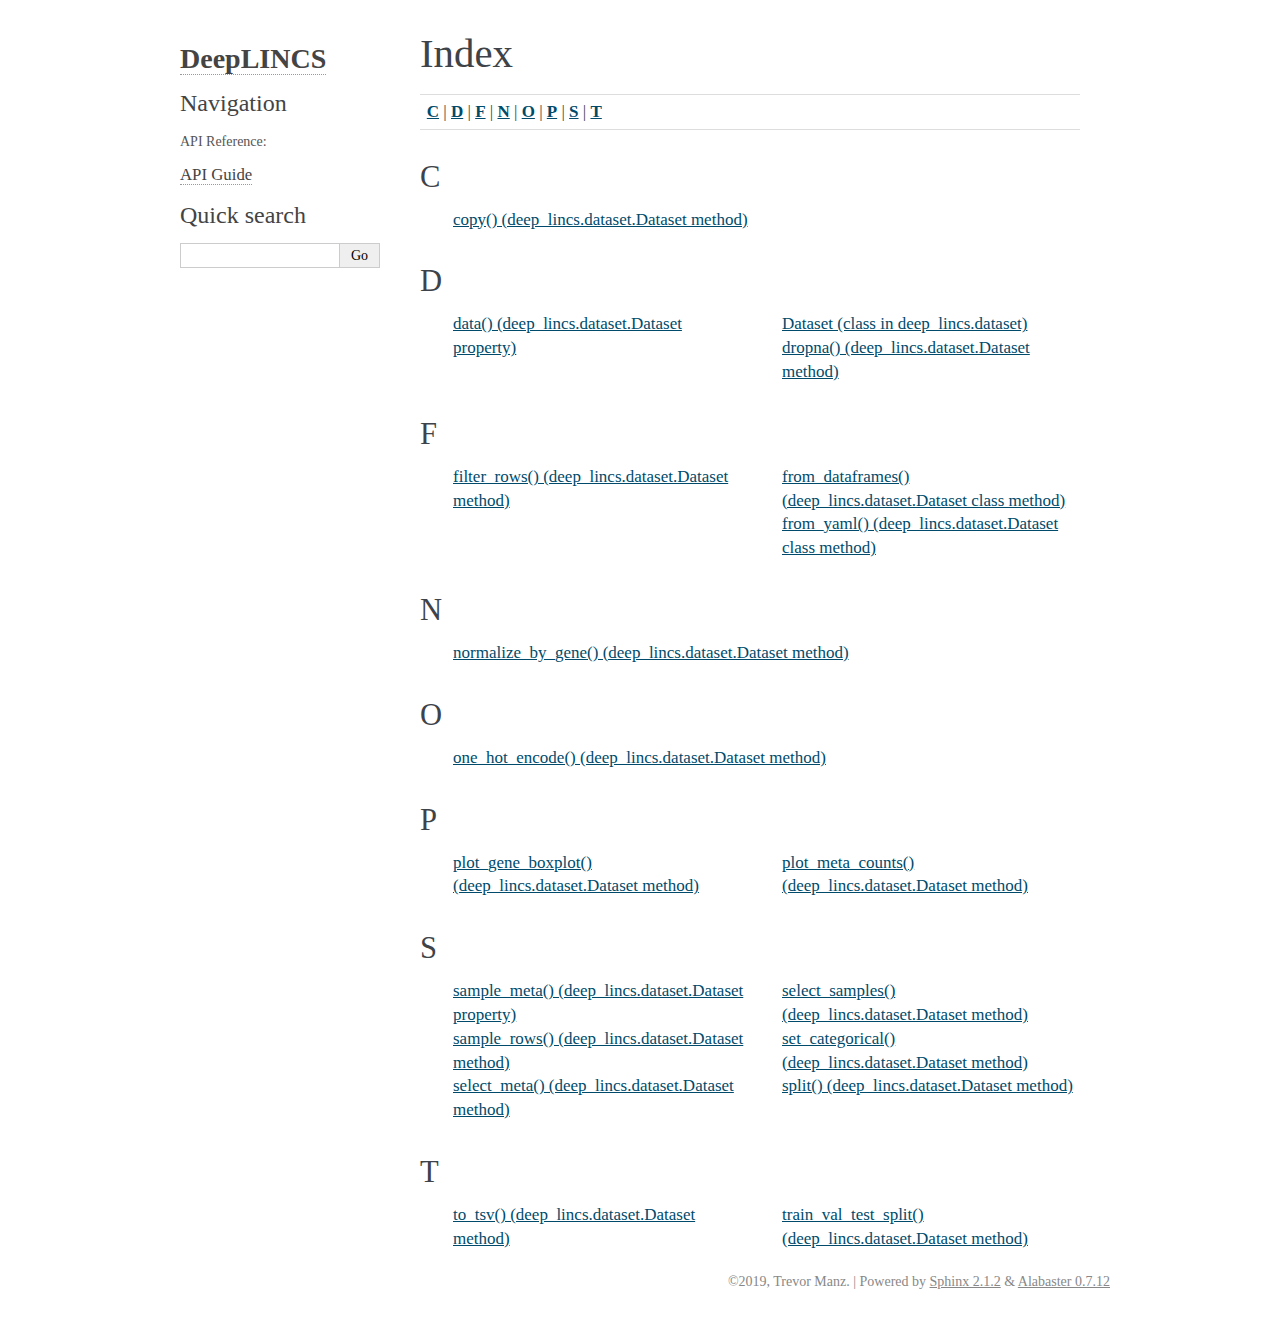
<file: doc/_build/html/genindex.html>
<!DOCTYPE html>

<html xmlns="http://www.w3.org/1999/xhtml">
  <head>
    <meta charset="utf-8" />
    <title>Index &#8212; DeepLINCS 0.0.1 documentation</title>
    <link rel="stylesheet" href="_static/alabaster.css" type="text/css" />
    <link rel="stylesheet" href="_static/pygments.css" type="text/css" />
    <script type="text/javascript" id="documentation_options" data-url_root="./" src="_static/documentation_options.js"></script>
    <script type="text/javascript" src="_static/jquery.js"></script>
    <script type="text/javascript" src="_static/underscore.js"></script>
    <script type="text/javascript" src="_static/doctools.js"></script>
    <script type="text/javascript" src="_static/language_data.js"></script>
    <link rel="index" title="Index" href="#" />
    <link rel="search" title="Search" href="search.html" />
   
  <link rel="stylesheet" href="_static/custom.css" type="text/css" />
  
  
  <meta name="viewport" content="width=device-width, initial-scale=0.9, maximum-scale=0.9" />

  </head><body>
  

    <div class="document">
      <div class="documentwrapper">
        <div class="bodywrapper">
          

          <div class="body" role="main">
            

<h1 id="index">Index</h1>

<div class="genindex-jumpbox">
 <a href="#C"><strong>C</strong></a>
 | <a href="#D"><strong>D</strong></a>
 | <a href="#F"><strong>F</strong></a>
 | <a href="#N"><strong>N</strong></a>
 | <a href="#O"><strong>O</strong></a>
 | <a href="#P"><strong>P</strong></a>
 | <a href="#S"><strong>S</strong></a>
 | <a href="#T"><strong>T</strong></a>
 
</div>
<h2 id="C">C</h2>
<table style="width: 100%" class="indextable genindextable"><tr>
  <td style="width: 33%; vertical-align: top;"><ul>
      <li><a href="api.html#deep_lincs.dataset.Dataset.copy">copy() (deep_lincs.dataset.Dataset method)</a>
</li>
  </ul></td>
</tr></table>

<h2 id="D">D</h2>
<table style="width: 100%" class="indextable genindextable"><tr>
  <td style="width: 33%; vertical-align: top;"><ul>
      <li><a href="api.html#deep_lincs.dataset.Dataset.data">data() (deep_lincs.dataset.Dataset property)</a>
</li>
  </ul></td>
  <td style="width: 33%; vertical-align: top;"><ul>
      <li><a href="api.html#deep_lincs.dataset.Dataset">Dataset (class in deep_lincs.dataset)</a>
</li>
      <li><a href="api.html#deep_lincs.dataset.Dataset.dropna">dropna() (deep_lincs.dataset.Dataset method)</a>
</li>
  </ul></td>
</tr></table>

<h2 id="F">F</h2>
<table style="width: 100%" class="indextable genindextable"><tr>
  <td style="width: 33%; vertical-align: top;"><ul>
      <li><a href="api.html#deep_lincs.dataset.Dataset.filter_rows">filter_rows() (deep_lincs.dataset.Dataset method)</a>
</li>
  </ul></td>
  <td style="width: 33%; vertical-align: top;"><ul>
      <li><a href="api.html#deep_lincs.dataset.Dataset.from_dataframes">from_dataframes() (deep_lincs.dataset.Dataset class method)</a>
</li>
      <li><a href="api.html#deep_lincs.dataset.Dataset.from_yaml">from_yaml() (deep_lincs.dataset.Dataset class method)</a>
</li>
  </ul></td>
</tr></table>

<h2 id="N">N</h2>
<table style="width: 100%" class="indextable genindextable"><tr>
  <td style="width: 33%; vertical-align: top;"><ul>
      <li><a href="api.html#deep_lincs.dataset.Dataset.normalize_by_gene">normalize_by_gene() (deep_lincs.dataset.Dataset method)</a>
</li>
  </ul></td>
</tr></table>

<h2 id="O">O</h2>
<table style="width: 100%" class="indextable genindextable"><tr>
  <td style="width: 33%; vertical-align: top;"><ul>
      <li><a href="api.html#deep_lincs.dataset.Dataset.one_hot_encode">one_hot_encode() (deep_lincs.dataset.Dataset method)</a>
</li>
  </ul></td>
</tr></table>

<h2 id="P">P</h2>
<table style="width: 100%" class="indextable genindextable"><tr>
  <td style="width: 33%; vertical-align: top;"><ul>
      <li><a href="api.html#deep_lincs.dataset.Dataset.plot_gene_boxplot">plot_gene_boxplot() (deep_lincs.dataset.Dataset method)</a>
</li>
  </ul></td>
  <td style="width: 33%; vertical-align: top;"><ul>
      <li><a href="api.html#deep_lincs.dataset.Dataset.plot_meta_counts">plot_meta_counts() (deep_lincs.dataset.Dataset method)</a>
</li>
  </ul></td>
</tr></table>

<h2 id="S">S</h2>
<table style="width: 100%" class="indextable genindextable"><tr>
  <td style="width: 33%; vertical-align: top;"><ul>
      <li><a href="api.html#deep_lincs.dataset.Dataset.sample_meta">sample_meta() (deep_lincs.dataset.Dataset property)</a>
</li>
      <li><a href="api.html#deep_lincs.dataset.Dataset.sample_rows">sample_rows() (deep_lincs.dataset.Dataset method)</a>
</li>
      <li><a href="api.html#deep_lincs.dataset.Dataset.select_meta">select_meta() (deep_lincs.dataset.Dataset method)</a>
</li>
  </ul></td>
  <td style="width: 33%; vertical-align: top;"><ul>
      <li><a href="api.html#deep_lincs.dataset.Dataset.select_samples">select_samples() (deep_lincs.dataset.Dataset method)</a>
</li>
      <li><a href="api.html#deep_lincs.dataset.Dataset.set_categorical">set_categorical() (deep_lincs.dataset.Dataset method)</a>
</li>
      <li><a href="api.html#deep_lincs.dataset.Dataset.split">split() (deep_lincs.dataset.Dataset method)</a>
</li>
  </ul></td>
</tr></table>

<h2 id="T">T</h2>
<table style="width: 100%" class="indextable genindextable"><tr>
  <td style="width: 33%; vertical-align: top;"><ul>
      <li><a href="api.html#deep_lincs.dataset.Dataset.to_tsv">to_tsv() (deep_lincs.dataset.Dataset method)</a>
</li>
  </ul></td>
  <td style="width: 33%; vertical-align: top;"><ul>
      <li><a href="api.html#deep_lincs.dataset.Dataset.train_val_test_split">train_val_test_split() (deep_lincs.dataset.Dataset method)</a>
</li>
  </ul></td>
</tr></table>



          </div>
          
        </div>
      </div>
      <div class="sphinxsidebar" role="navigation" aria-label="main navigation">
        <div class="sphinxsidebarwrapper">
<h1 class="logo"><a href="index.html">DeepLINCS</a></h1>








<h3>Navigation</h3>
<p class="caption"><span class="caption-text">API Reference:</span></p>
<ul>
<li class="toctree-l1"><a class="reference internal" href="api.html">API Guide</a></li>
</ul>

<div class="relations">
<h3>Related Topics</h3>
<ul>
  <li><a href="index.html">Documentation overview</a><ul>
  </ul></li>
</ul>
</div>
<div id="searchbox" style="display: none" role="search">
  <h3 id="searchlabel">Quick search</h3>
    <div class="searchformwrapper">
    <form class="search" action="search.html" method="get">
      <input type="text" name="q" aria-labelledby="searchlabel" />
      <input type="submit" value="Go" />
    </form>
    </div>
</div>
<script type="text/javascript">$('#searchbox').show(0);</script>








        </div>
      </div>
      <div class="clearer"></div>
    </div>
    <div class="footer">
      &copy;2019, Trevor Manz.
      
      |
      Powered by <a href="http://sphinx-doc.org/">Sphinx 2.1.2</a>
      &amp; <a href="https://github.com/bitprophet/alabaster">Alabaster 0.7.12</a>
      
    </div>

    

    
  </body>
</html>
</file>
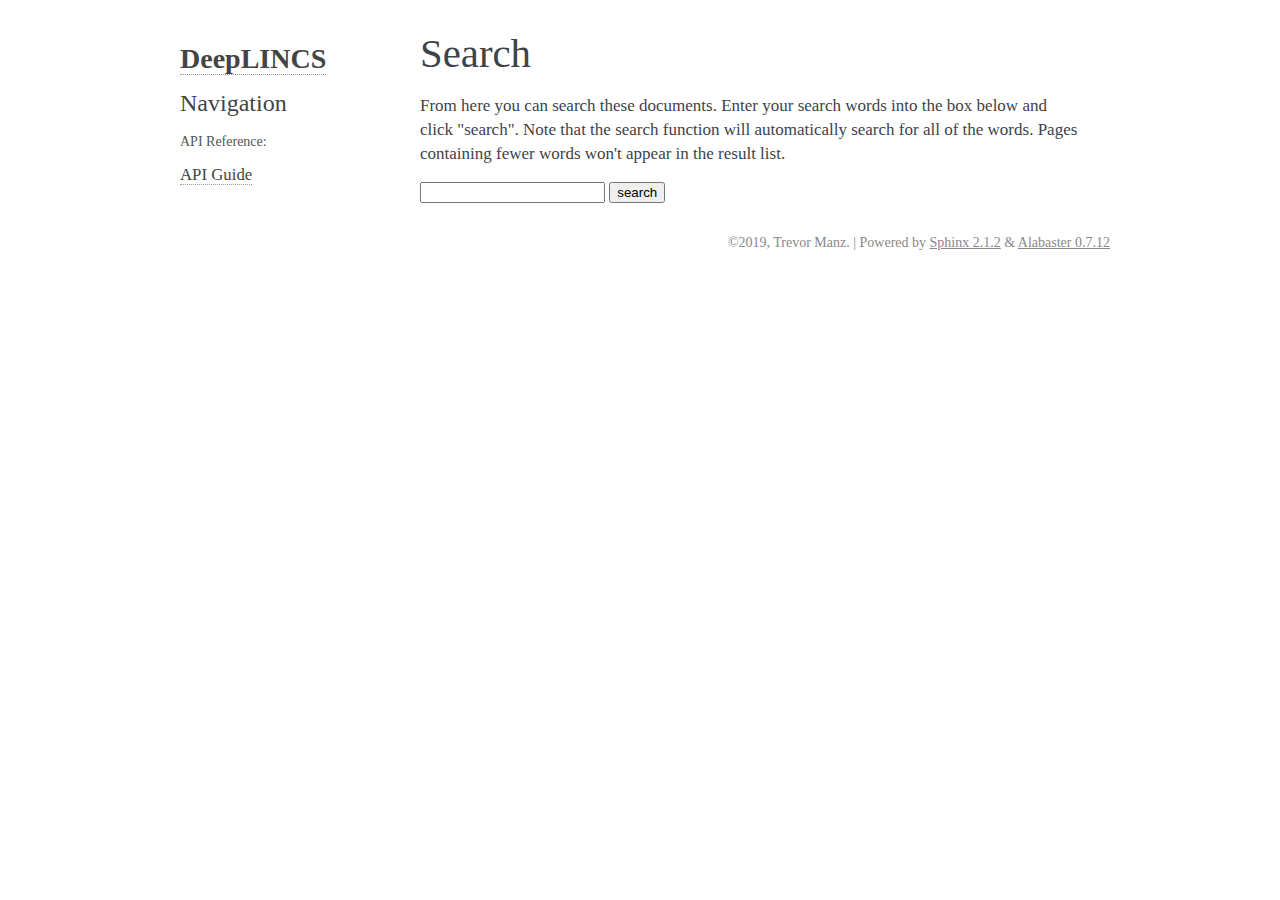
<file: doc/_build/html/search.html>
<!DOCTYPE html>

<html xmlns="http://www.w3.org/1999/xhtml">
  <head>
    <meta charset="utf-8" />
    <title>Search &#8212; DeepLINCS 0.0.1 documentation</title>
    <link rel="stylesheet" href="_static/alabaster.css" type="text/css" />
    <link rel="stylesheet" href="_static/pygments.css" type="text/css" />
    
    <script type="text/javascript" id="documentation_options" data-url_root="./" src="_static/documentation_options.js"></script>
    <script type="text/javascript" src="_static/jquery.js"></script>
    <script type="text/javascript" src="_static/underscore.js"></script>
    <script type="text/javascript" src="_static/doctools.js"></script>
    <script type="text/javascript" src="_static/language_data.js"></script>
    <script type="text/javascript" src="_static/searchtools.js"></script>
    <link rel="index" title="Index" href="genindex.html" />
    <link rel="search" title="Search" href="#" />
  <script type="text/javascript" src="searchindex.js" defer></script>
  
   
  <link rel="stylesheet" href="_static/custom.css" type="text/css" />
  
  
  <meta name="viewport" content="width=device-width, initial-scale=0.9, maximum-scale=0.9" />


  </head><body>
  

    <div class="document">
      <div class="documentwrapper">
        <div class="bodywrapper">
          

          <div class="body" role="main">
            
  <h1 id="search-documentation">Search</h1>
  <div id="fallback" class="admonition warning">
  <script type="text/javascript">$('#fallback').hide();</script>
  <p>
    Please activate JavaScript to enable the search
    functionality.
  </p>
  </div>
  <p>
    From here you can search these documents. Enter your search
    words into the box below and click "search". Note that the search
    function will automatically search for all of the words. Pages
    containing fewer words won't appear in the result list.
  </p>
  <form action="" method="get">
    <input type="text" name="q" value="" />
    <input type="submit" value="search" />
    <span id="search-progress" style="padding-left: 10px"></span>
  </form>
  
  <div id="search-results">
  
  </div>

          </div>
          
        </div>
      </div>
      <div class="sphinxsidebar" role="navigation" aria-label="main navigation">
        <div class="sphinxsidebarwrapper">
<h1 class="logo"><a href="index.html">DeepLINCS</a></h1>








<h3>Navigation</h3>
<p class="caption"><span class="caption-text">API Reference:</span></p>
<ul>
<li class="toctree-l1"><a class="reference internal" href="api.html">API Guide</a></li>
</ul>

<div class="relations">
<h3>Related Topics</h3>
<ul>
  <li><a href="index.html">Documentation overview</a><ul>
  </ul></li>
</ul>
</div>








        </div>
      </div>
      <div class="clearer"></div>
    </div>
    <div class="footer">
      &copy;2019, Trevor Manz.
      
      |
      Powered by <a href="http://sphinx-doc.org/">Sphinx 2.1.2</a>
      &amp; <a href="https://github.com/bitprophet/alabaster">Alabaster 0.7.12</a>
      
    </div>

    

    
  </body>
</html>
</file>
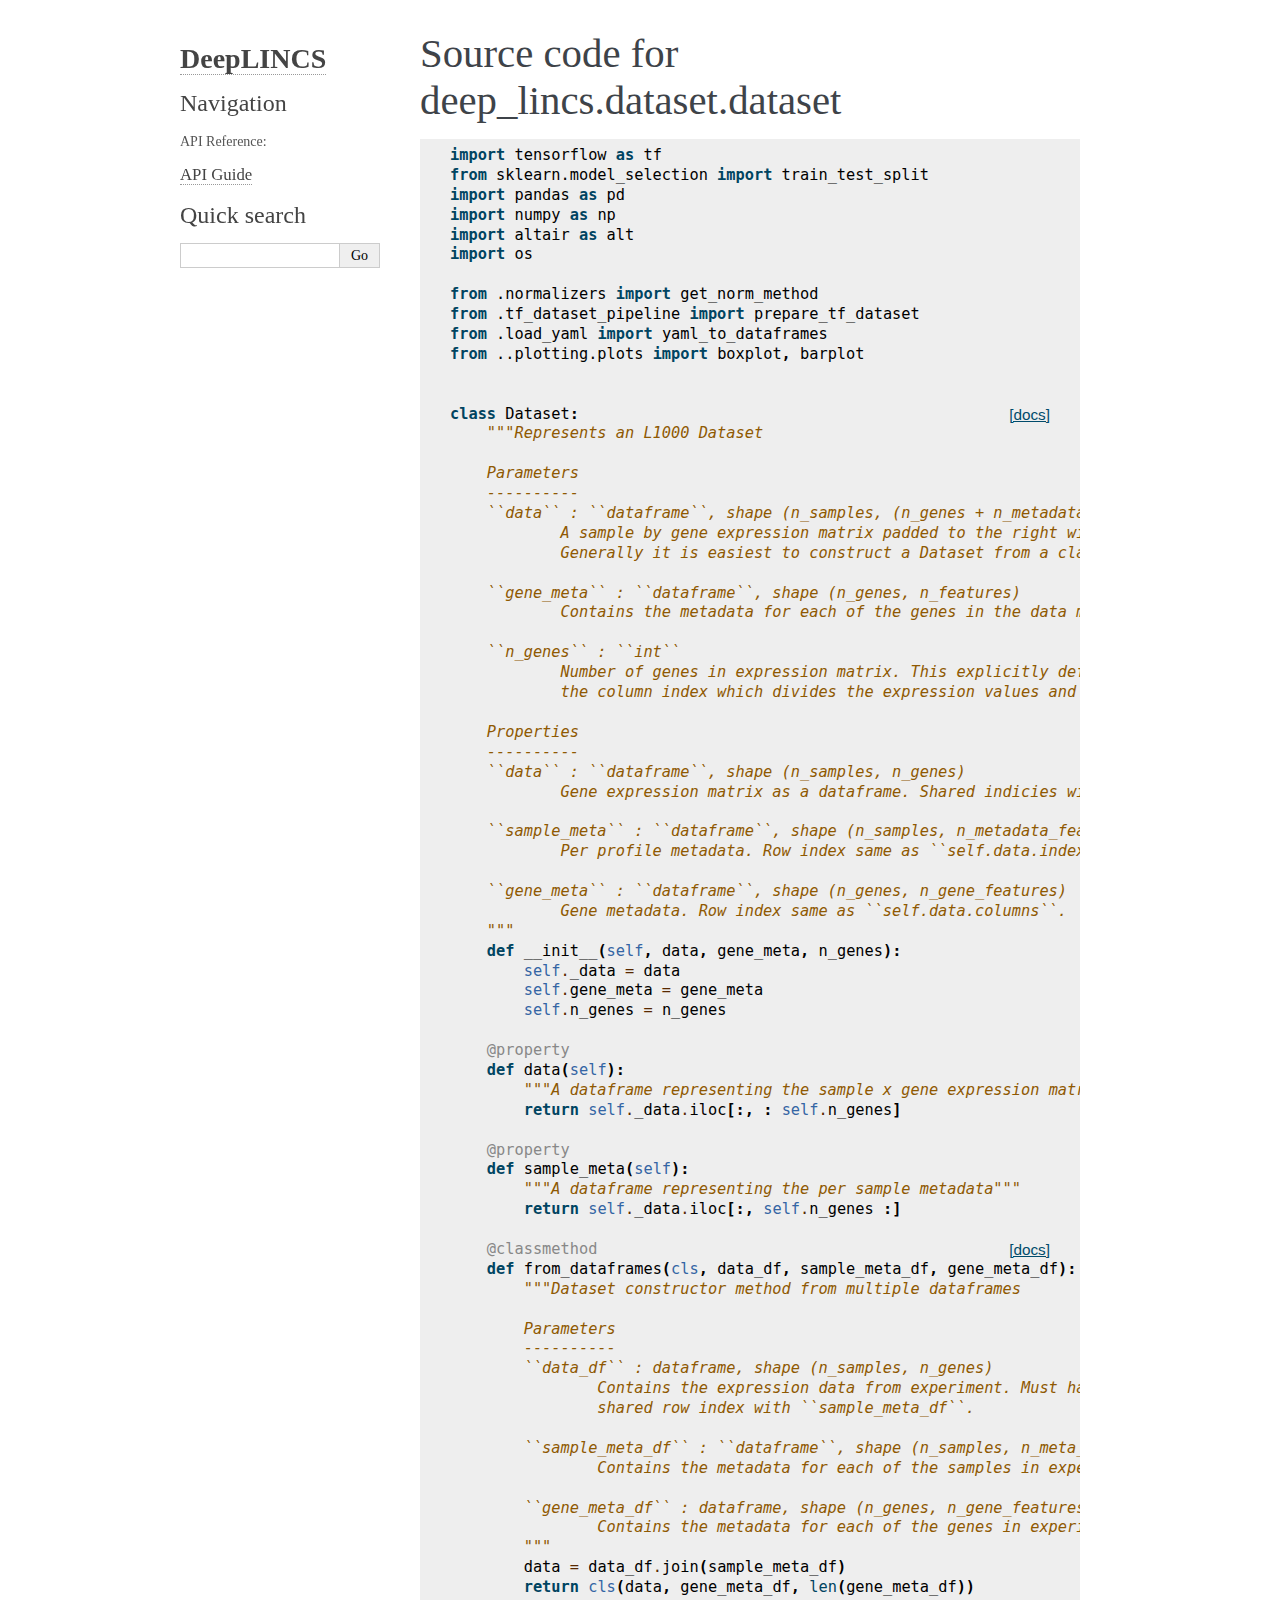
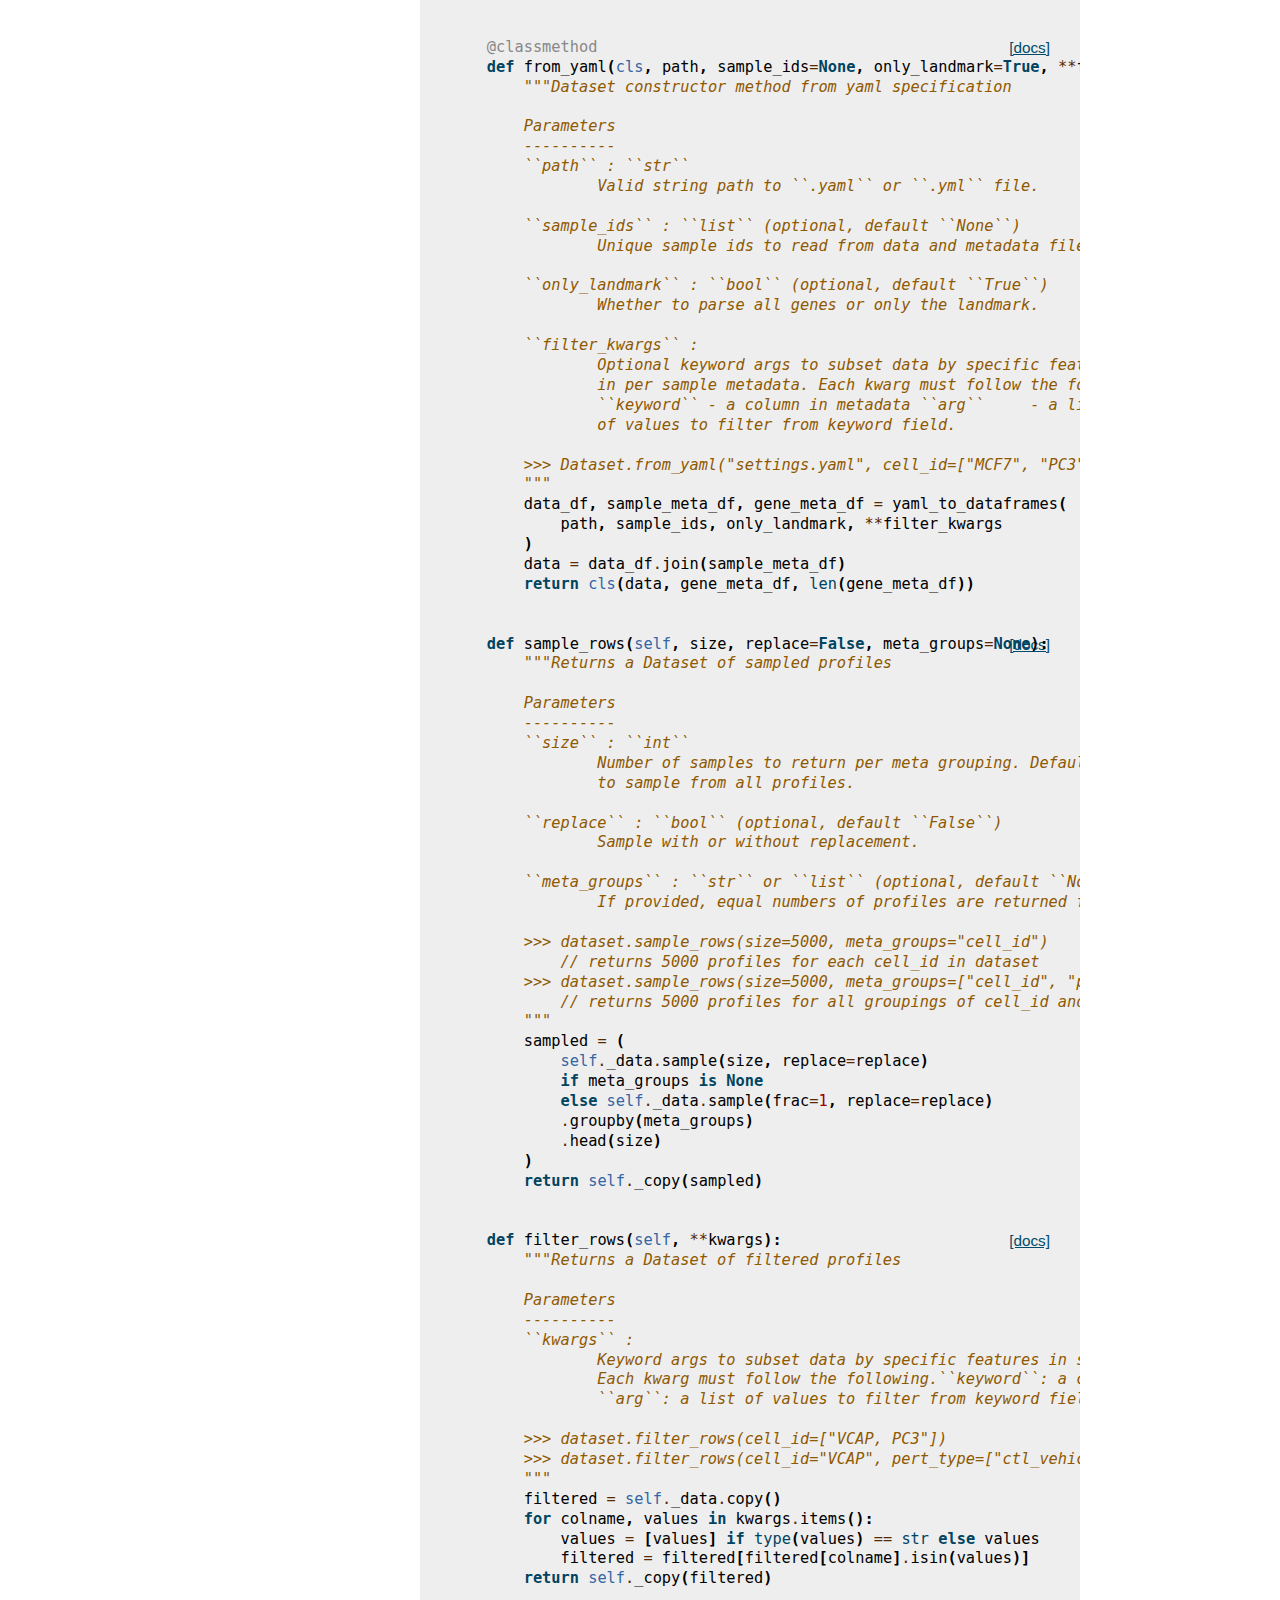
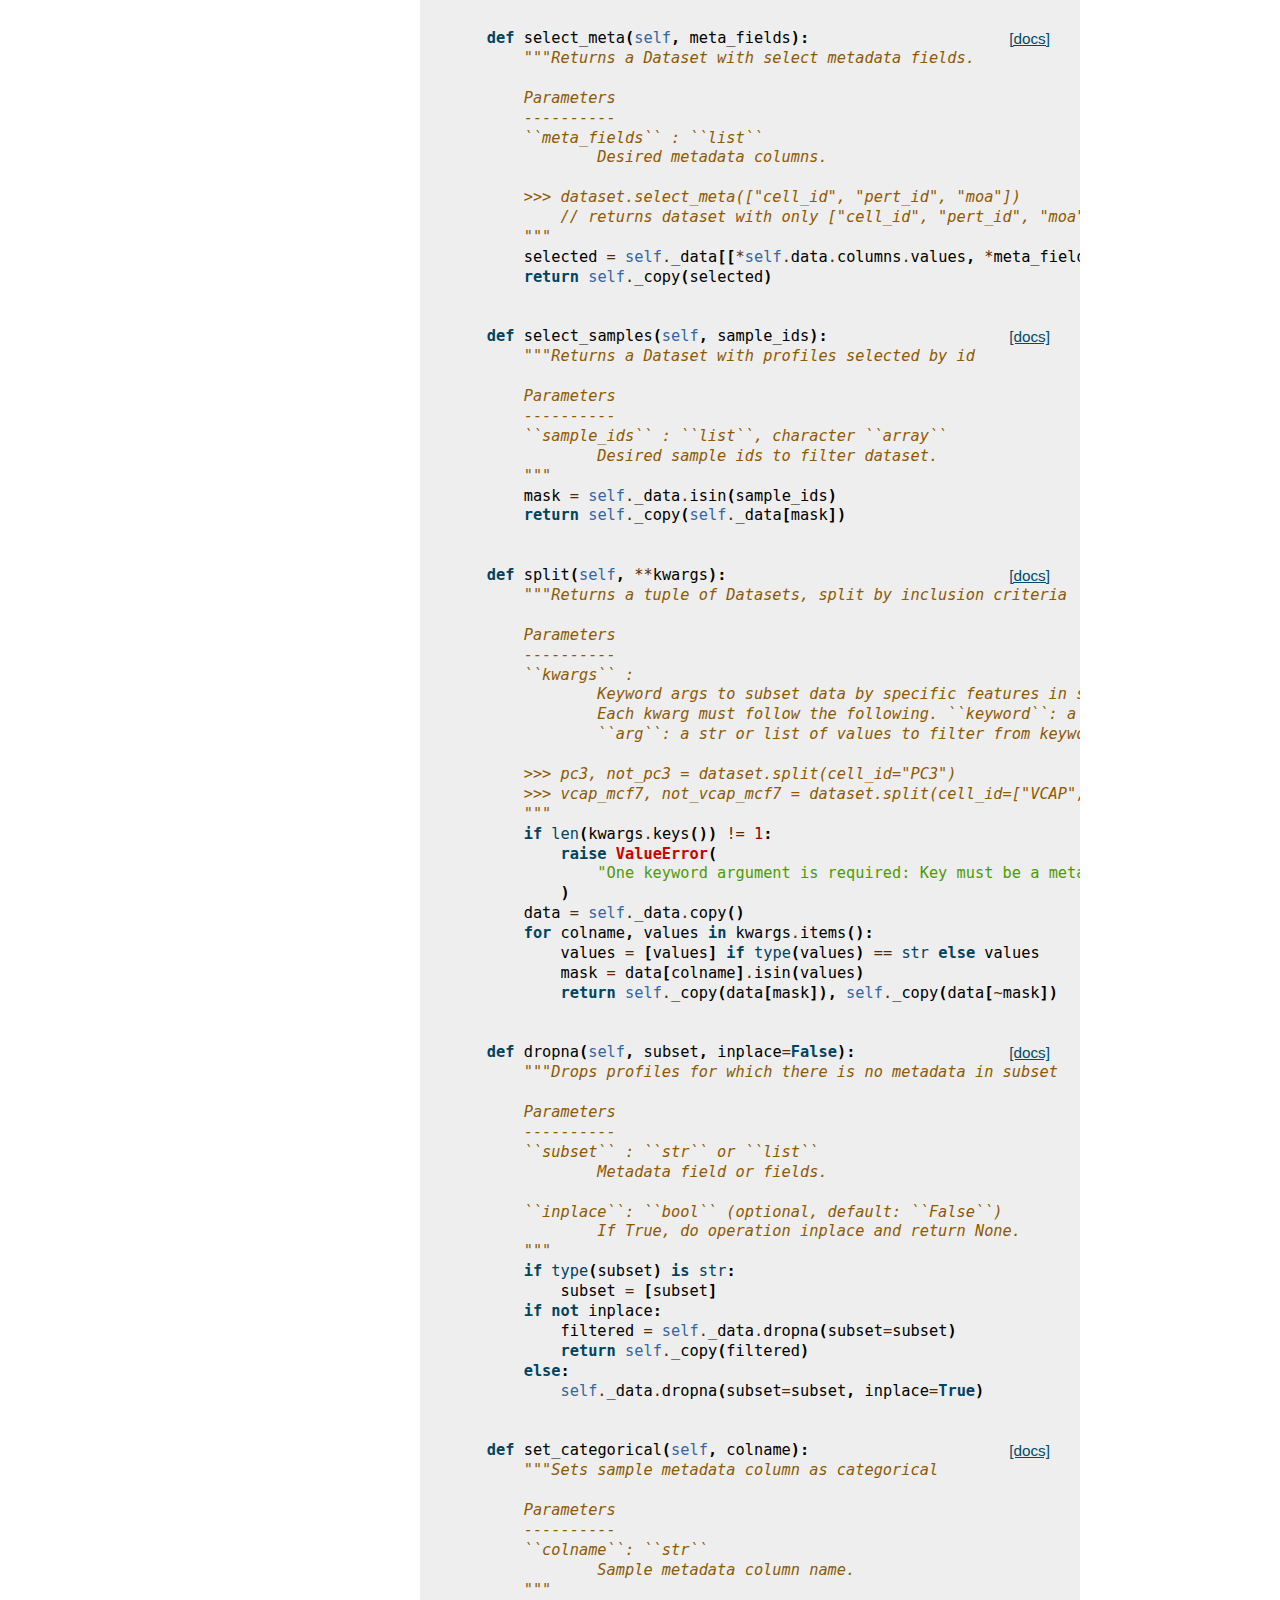
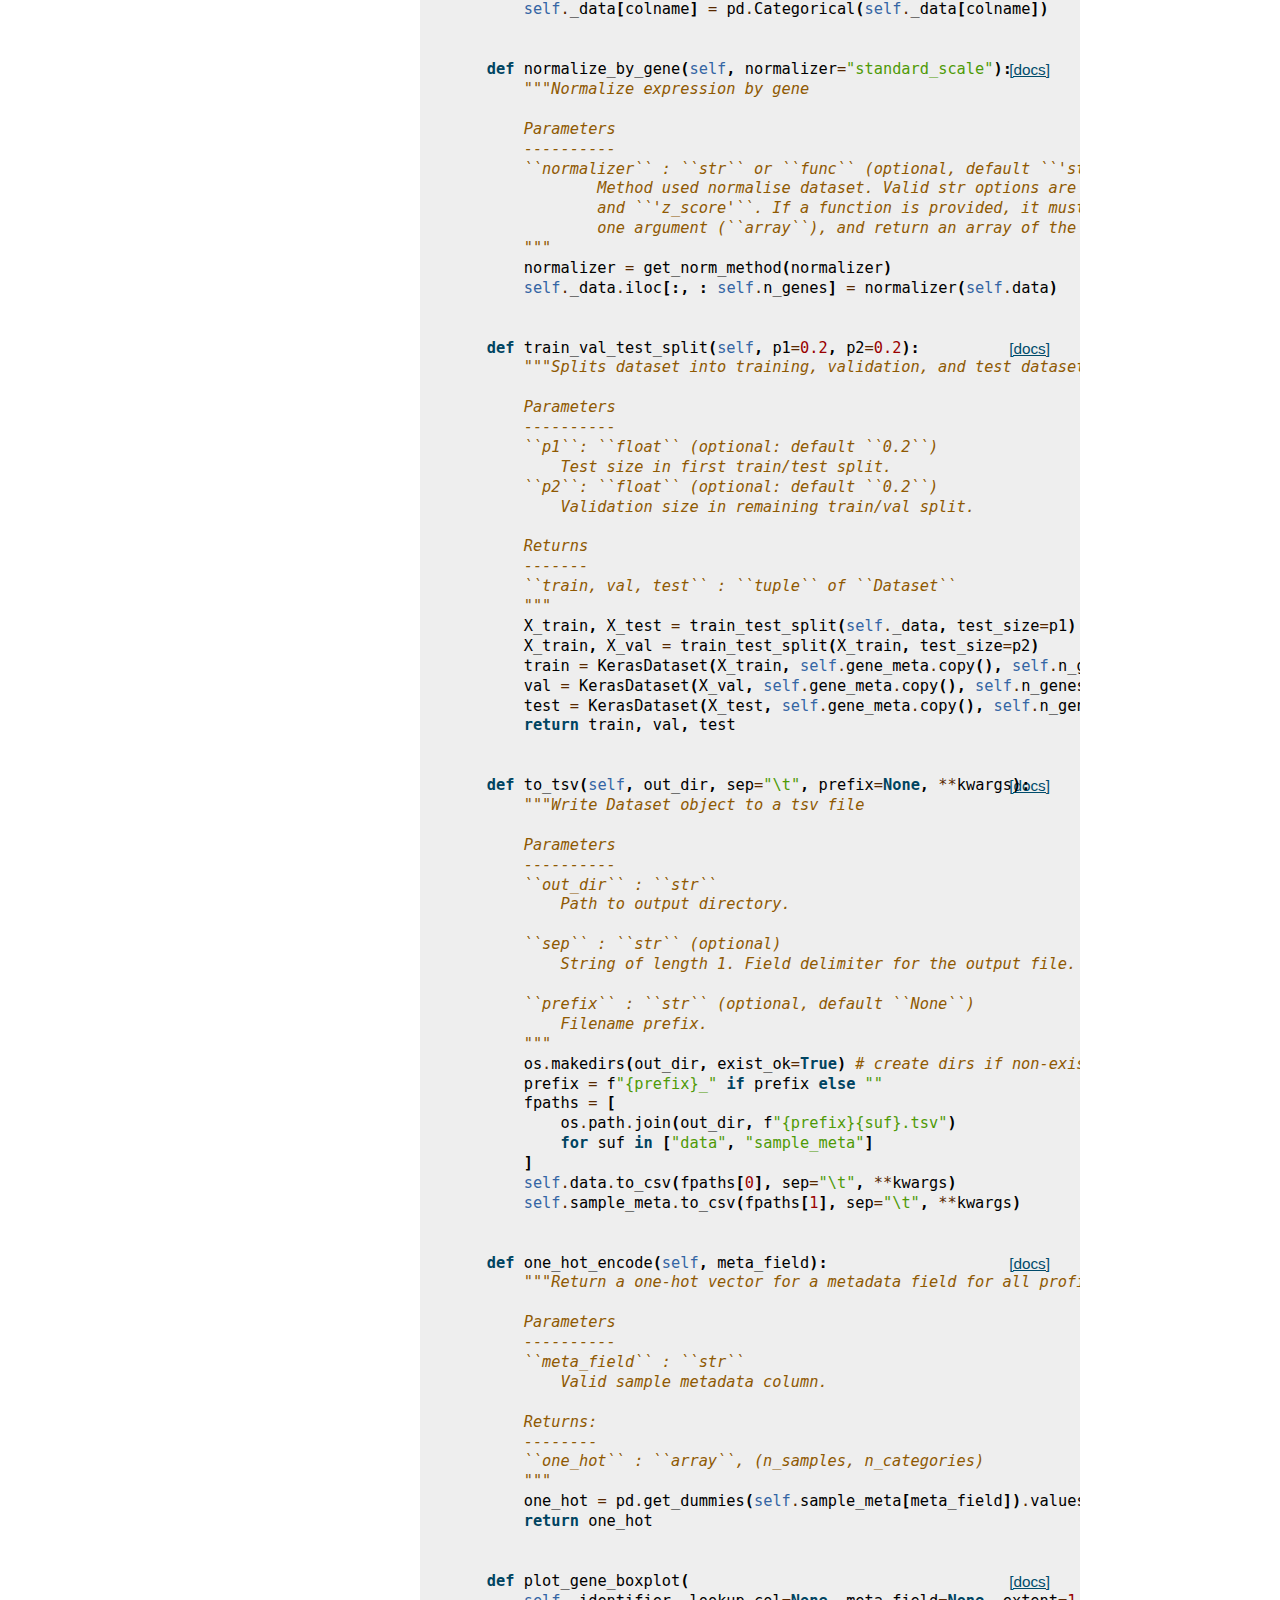
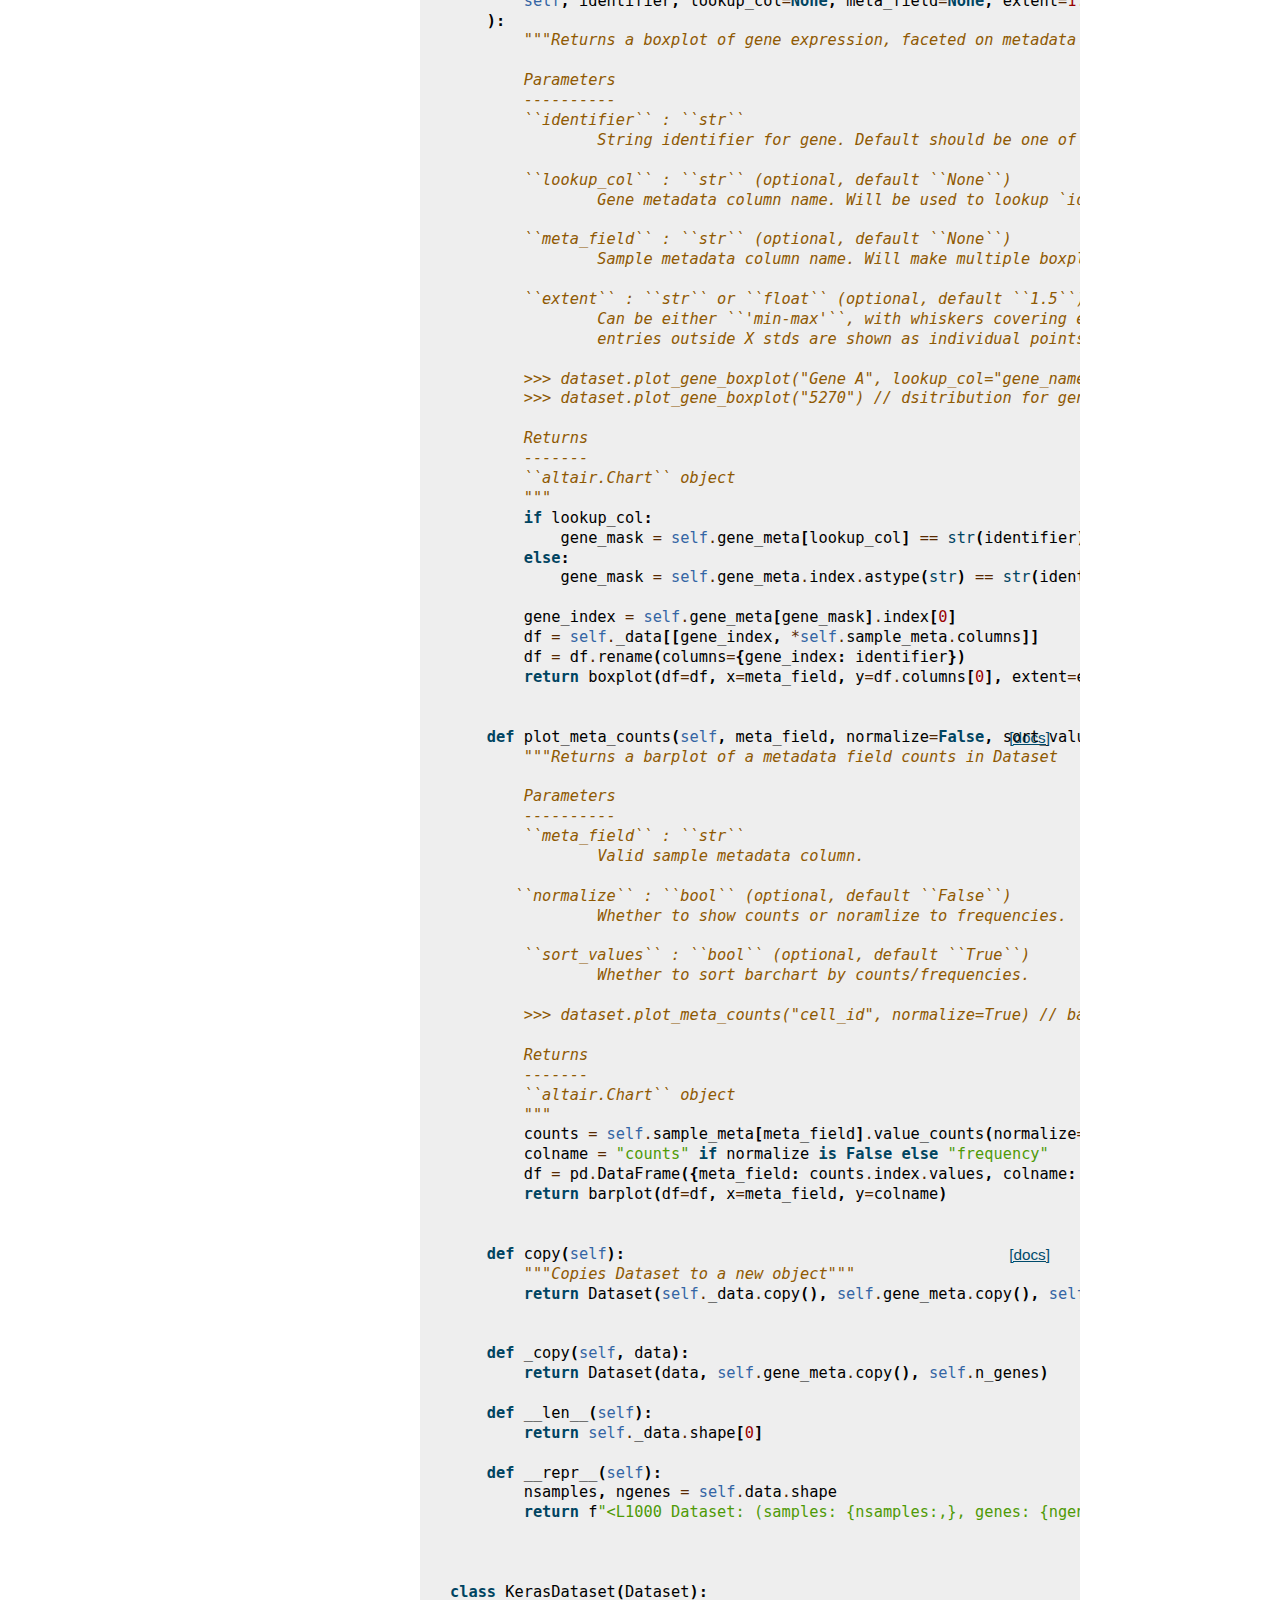
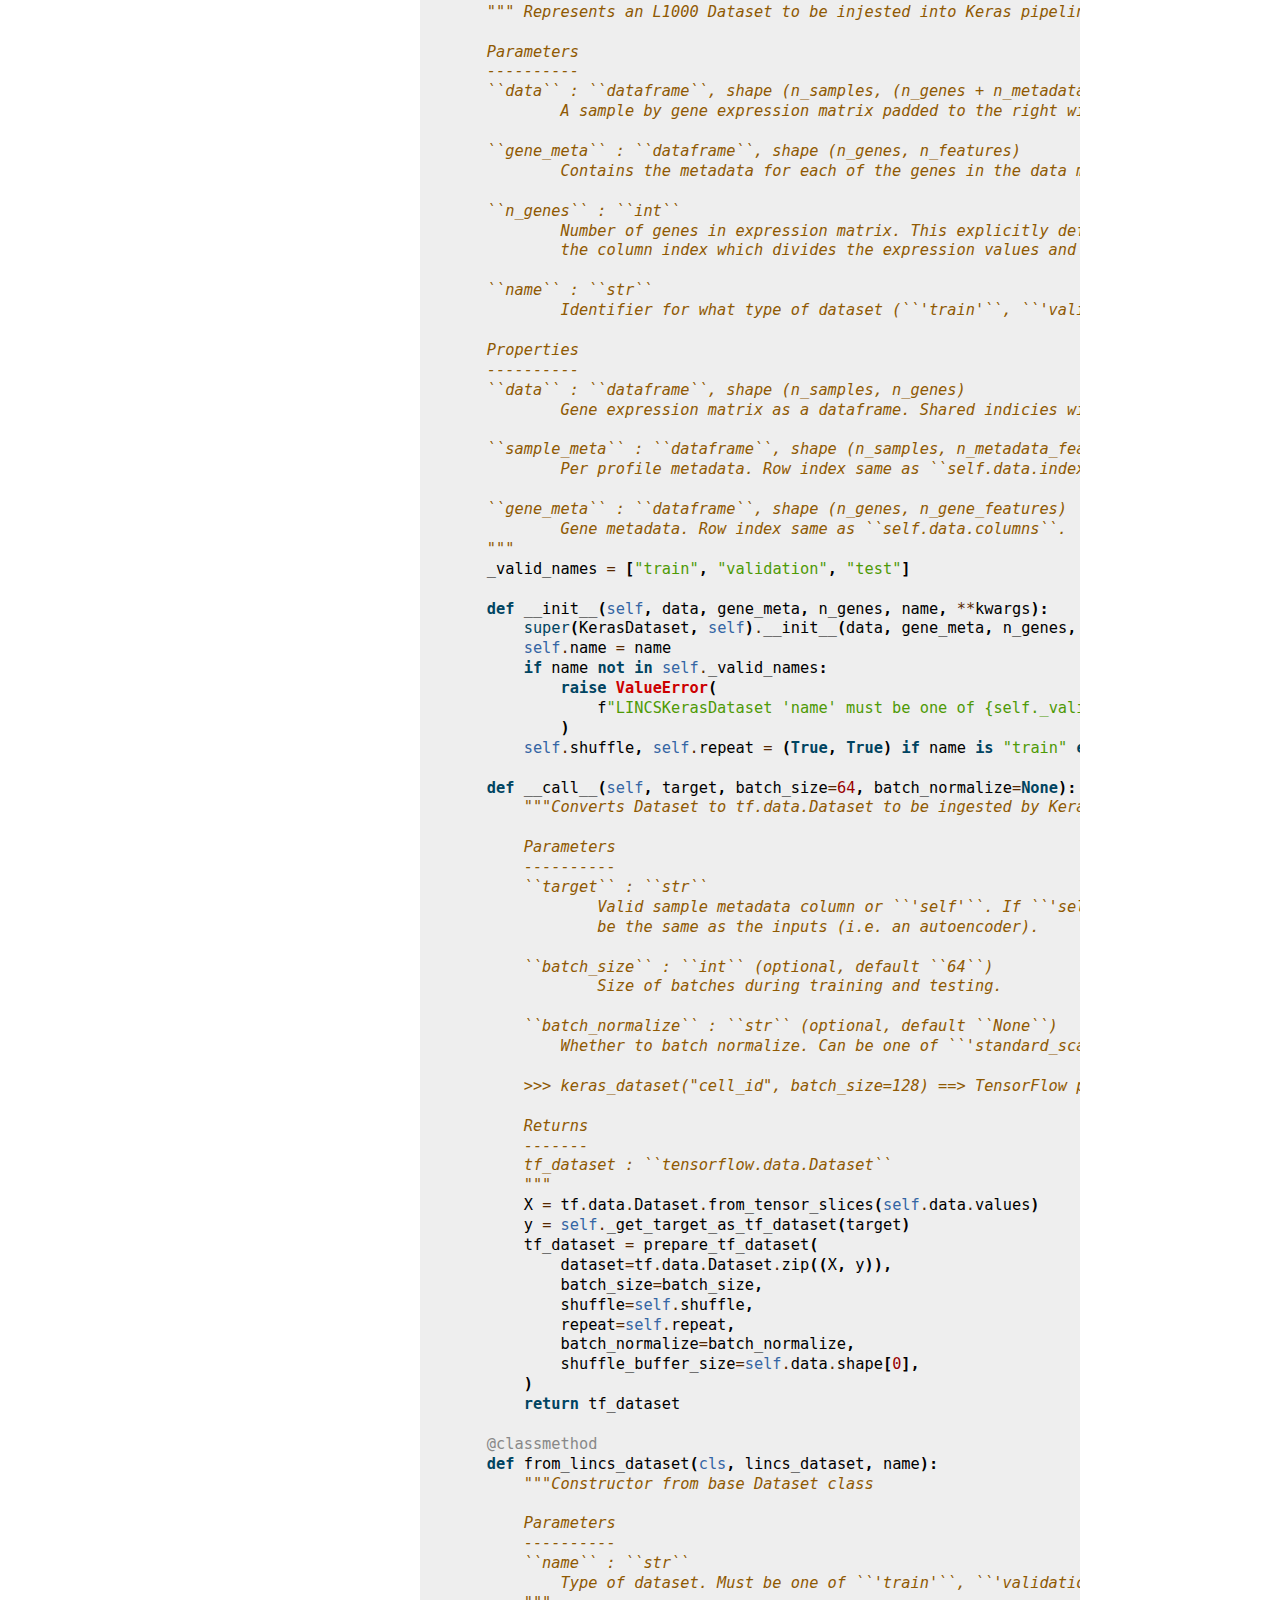
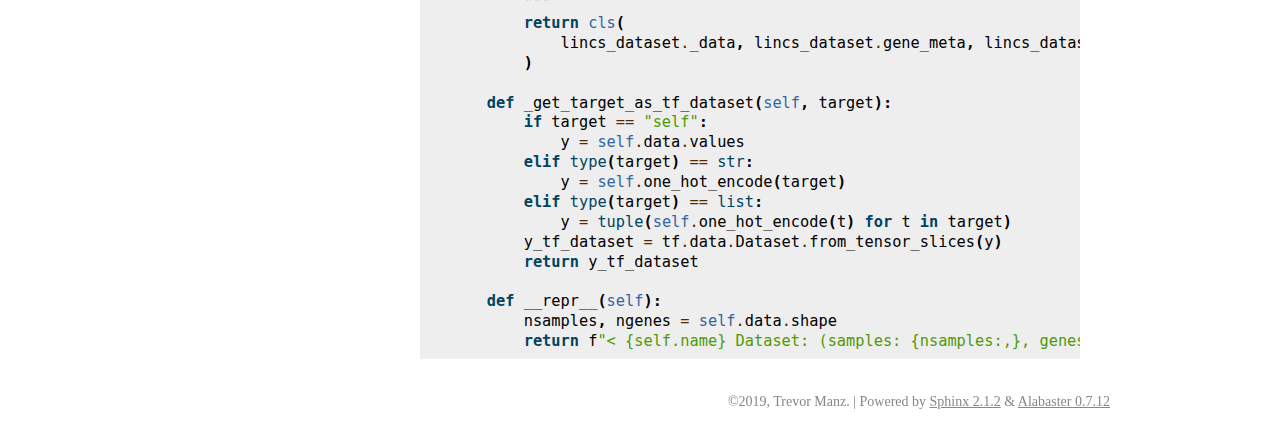
<file: doc/_build/html/_modules/deep_lincs/dataset/dataset.html>
<!DOCTYPE html>

<html xmlns="http://www.w3.org/1999/xhtml">
  <head>
    <meta charset="utf-8" />
    <title>deep_lincs.dataset.dataset &#8212; DeepLINCS 0.0.1 documentation</title>
    <link rel="stylesheet" href="../../../_static/alabaster.css" type="text/css" />
    <link rel="stylesheet" href="../../../_static/pygments.css" type="text/css" />
    <script type="text/javascript" id="documentation_options" data-url_root="../../../" src="../../../_static/documentation_options.js"></script>
    <script type="text/javascript" src="../../../_static/jquery.js"></script>
    <script type="text/javascript" src="../../../_static/underscore.js"></script>
    <script type="text/javascript" src="../../../_static/doctools.js"></script>
    <script type="text/javascript" src="../../../_static/language_data.js"></script>
    <link rel="index" title="Index" href="../../../genindex.html" />
    <link rel="search" title="Search" href="../../../search.html" />
   
  <link rel="stylesheet" href="../../../_static/custom.css" type="text/css" />
  
  
  <meta name="viewport" content="width=device-width, initial-scale=0.9, maximum-scale=0.9" />

  </head><body>
  

    <div class="document">
      <div class="documentwrapper">
        <div class="bodywrapper">
          

          <div class="body" role="main">
            
  <h1>Source code for deep_lincs.dataset.dataset</h1><div class="highlight"><pre>
<span></span><span class="kn">import</span> <span class="nn">tensorflow</span> <span class="k">as</span> <span class="nn">tf</span>
<span class="kn">from</span> <span class="nn">sklearn.model_selection</span> <span class="k">import</span> <span class="n">train_test_split</span>
<span class="kn">import</span> <span class="nn">pandas</span> <span class="k">as</span> <span class="nn">pd</span>
<span class="kn">import</span> <span class="nn">numpy</span> <span class="k">as</span> <span class="nn">np</span>
<span class="kn">import</span> <span class="nn">altair</span> <span class="k">as</span> <span class="nn">alt</span>
<span class="kn">import</span> <span class="nn">os</span>

<span class="kn">from</span> <span class="nn">.normalizers</span> <span class="k">import</span> <span class="n">get_norm_method</span>
<span class="kn">from</span> <span class="nn">.tf_dataset_pipeline</span> <span class="k">import</span> <span class="n">prepare_tf_dataset</span>
<span class="kn">from</span> <span class="nn">.load_yaml</span> <span class="k">import</span> <span class="n">yaml_to_dataframes</span>
<span class="kn">from</span> <span class="nn">..plotting.plots</span> <span class="k">import</span> <span class="n">boxplot</span><span class="p">,</span> <span class="n">barplot</span>


<div class="viewcode-block" id="Dataset"><a class="viewcode-back" href="../../../api.html#deep_lincs.dataset.Dataset">[docs]</a><span class="k">class</span> <span class="nc">Dataset</span><span class="p">:</span>
    <span class="sd">&quot;&quot;&quot;Represents an L1000 Dataset</span>

<span class="sd">    Parameters</span>
<span class="sd">    ----------</span>
<span class="sd">    ``data`` : ``dataframe``, shape (n_samples, (n_genes + n_metadata_fields))</span>
<span class="sd">            A sample by gene expression matrix padded to the right with per sample metadata.</span>
<span class="sd">            Generally it is easiest to construct a Dataset from a class method, ``Dataset.from_yaml()`` or ``Dataset.from_dataframes()``.</span>
<span class="sd">            </span>
<span class="sd">    ``gene_meta`` : ``dataframe``, shape (n_genes, n_features)</span>
<span class="sd">            Contains the metadata for each of the genes in the data matrix.</span>
<span class="sd">            </span>
<span class="sd">    ``n_genes`` : ``int``</span>
<span class="sd">            Number of genes in expression matrix. This explicitly defines </span>
<span class="sd">            the column index which divides the expression values and metadata.</span>
<span class="sd">            </span>
<span class="sd">    Properties</span>
<span class="sd">    ----------</span>
<span class="sd">    ``data`` : ``dataframe``, shape (n_samples, n_genes)</span>
<span class="sd">            Gene expression matrix as a dataframe. Shared indicies with `self.sample_meta` and `self.gene_meta`.</span>
<span class="sd">            </span>
<span class="sd">    ``sample_meta`` : ``dataframe``, shape (n_samples, n_metadata_features)</span>
<span class="sd">            Per profile metadata. Row index same as ``self.data.index``.</span>
<span class="sd">            </span>
<span class="sd">    ``gene_meta`` : ``dataframe``, shape (n_genes, n_gene_features)</span>
<span class="sd">            Gene metadata. Row index same as ``self.data.columns``.</span>
<span class="sd">    &quot;&quot;&quot;</span>
    <span class="k">def</span> <span class="nf">__init__</span><span class="p">(</span><span class="bp">self</span><span class="p">,</span> <span class="n">data</span><span class="p">,</span> <span class="n">gene_meta</span><span class="p">,</span> <span class="n">n_genes</span><span class="p">):</span>
        <span class="bp">self</span><span class="o">.</span><span class="n">_data</span> <span class="o">=</span> <span class="n">data</span>
        <span class="bp">self</span><span class="o">.</span><span class="n">gene_meta</span> <span class="o">=</span> <span class="n">gene_meta</span>
        <span class="bp">self</span><span class="o">.</span><span class="n">n_genes</span> <span class="o">=</span> <span class="n">n_genes</span>

    <span class="nd">@property</span>
    <span class="k">def</span> <span class="nf">data</span><span class="p">(</span><span class="bp">self</span><span class="p">):</span>
        <span class="sd">&quot;&quot;&quot;A dataframe representing the sample x gene expression matrix&quot;&quot;&quot;</span>
        <span class="k">return</span> <span class="bp">self</span><span class="o">.</span><span class="n">_data</span><span class="o">.</span><span class="n">iloc</span><span class="p">[:,</span> <span class="p">:</span> <span class="bp">self</span><span class="o">.</span><span class="n">n_genes</span><span class="p">]</span>

    <span class="nd">@property</span>
    <span class="k">def</span> <span class="nf">sample_meta</span><span class="p">(</span><span class="bp">self</span><span class="p">):</span>
        <span class="sd">&quot;&quot;&quot;A dataframe representing the per sample metadata&quot;&quot;&quot;</span>
        <span class="k">return</span> <span class="bp">self</span><span class="o">.</span><span class="n">_data</span><span class="o">.</span><span class="n">iloc</span><span class="p">[:,</span> <span class="bp">self</span><span class="o">.</span><span class="n">n_genes</span> <span class="p">:]</span>

<div class="viewcode-block" id="Dataset.from_dataframes"><a class="viewcode-back" href="../../../api.html#deep_lincs.dataset.Dataset.from_dataframes">[docs]</a>    <span class="nd">@classmethod</span>
    <span class="k">def</span> <span class="nf">from_dataframes</span><span class="p">(</span><span class="bp">cls</span><span class="p">,</span> <span class="n">data_df</span><span class="p">,</span> <span class="n">sample_meta_df</span><span class="p">,</span> <span class="n">gene_meta_df</span><span class="p">):</span>
        <span class="sd">&quot;&quot;&quot;Dataset constructor method from multiple dataframes</span>

<span class="sd">        Parameters</span>
<span class="sd">        ----------</span>
<span class="sd">        ``data_df`` : dataframe, shape (n_samples, n_genes)</span>
<span class="sd">                Contains the expression data from experiment. Must have </span>
<span class="sd">                shared row index with ``sample_meta_df``.</span>

<span class="sd">        ``sample_meta_df`` : ``dataframe``, shape (n_samples, n_meta_features)</span>
<span class="sd">                Contains the metadata for each of the samples in experiment.</span>

<span class="sd">        ``gene_meta_df`` : dataframe, shape (n_genes, n_gene_features)</span>
<span class="sd">                Contains the metadata for each of the genes in experiment.</span>
<span class="sd">        &quot;&quot;&quot;</span>
        <span class="n">data</span> <span class="o">=</span> <span class="n">data_df</span><span class="o">.</span><span class="n">join</span><span class="p">(</span><span class="n">sample_meta_df</span><span class="p">)</span>
        <span class="k">return</span> <span class="bp">cls</span><span class="p">(</span><span class="n">data</span><span class="p">,</span> <span class="n">gene_meta_df</span><span class="p">,</span> <span class="nb">len</span><span class="p">(</span><span class="n">gene_meta_df</span><span class="p">))</span></div>

<div class="viewcode-block" id="Dataset.from_yaml"><a class="viewcode-back" href="../../../api.html#deep_lincs.dataset.Dataset.from_yaml">[docs]</a>    <span class="nd">@classmethod</span>
    <span class="k">def</span> <span class="nf">from_yaml</span><span class="p">(</span><span class="bp">cls</span><span class="p">,</span> <span class="n">path</span><span class="p">,</span> <span class="n">sample_ids</span><span class="o">=</span><span class="kc">None</span><span class="p">,</span> <span class="n">only_landmark</span><span class="o">=</span><span class="kc">True</span><span class="p">,</span> <span class="o">**</span><span class="n">filter_kwargs</span><span class="p">):</span>
        <span class="sd">&quot;&quot;&quot;Dataset constructor method from yaml specification</span>

<span class="sd">        Parameters</span>
<span class="sd">        ----------</span>
<span class="sd">        ``path`` : ``str``</span>
<span class="sd">                Valid string path to ``.yaml`` or ``.yml`` file.</span>
<span class="sd">        </span>
<span class="sd">        ``sample_ids`` : ``list`` (optional, default ``None``)</span>
<span class="sd">                Unique sample ids to read from data and metadata files.</span>
<span class="sd">                </span>
<span class="sd">        ``only_landmark`` : ``bool`` (optional, default ``True``)</span>
<span class="sd">                Whether to parse all genes or only the landmark.</span>
<span class="sd">                </span>
<span class="sd">        ``filter_kwargs`` :</span>
<span class="sd">                Optional keyword args to subset data by specific features </span>
<span class="sd">                in per sample metadata. Each kwarg must follow the following.</span>
<span class="sd">                ``keyword`` - a column in metadata ``arg``     - a list </span>
<span class="sd">                of values to filter from keyword field.</span>
<span class="sd">                </span>
<span class="sd">        &gt;&gt;&gt; Dataset.from_yaml(&quot;settings.yaml&quot;, cell_id=[&quot;MCF7&quot;, &quot;PC3&quot;], pert_id=[&quot;trt_cp&quot;]) </span>
<span class="sd">        &quot;&quot;&quot;</span>
        <span class="n">data_df</span><span class="p">,</span> <span class="n">sample_meta_df</span><span class="p">,</span> <span class="n">gene_meta_df</span> <span class="o">=</span> <span class="n">yaml_to_dataframes</span><span class="p">(</span>
            <span class="n">path</span><span class="p">,</span> <span class="n">sample_ids</span><span class="p">,</span> <span class="n">only_landmark</span><span class="p">,</span> <span class="o">**</span><span class="n">filter_kwargs</span>
        <span class="p">)</span>
        <span class="n">data</span> <span class="o">=</span> <span class="n">data_df</span><span class="o">.</span><span class="n">join</span><span class="p">(</span><span class="n">sample_meta_df</span><span class="p">)</span>
        <span class="k">return</span> <span class="bp">cls</span><span class="p">(</span><span class="n">data</span><span class="p">,</span> <span class="n">gene_meta_df</span><span class="p">,</span> <span class="nb">len</span><span class="p">(</span><span class="n">gene_meta_df</span><span class="p">))</span></div>

<div class="viewcode-block" id="Dataset.sample_rows"><a class="viewcode-back" href="../../../api.html#deep_lincs.dataset.Dataset.sample_rows">[docs]</a>    <span class="k">def</span> <span class="nf">sample_rows</span><span class="p">(</span><span class="bp">self</span><span class="p">,</span> <span class="n">size</span><span class="p">,</span> <span class="n">replace</span><span class="o">=</span><span class="kc">False</span><span class="p">,</span> <span class="n">meta_groups</span><span class="o">=</span><span class="kc">None</span><span class="p">):</span>
        <span class="sd">&quot;&quot;&quot;Returns a Dataset of sampled profiles</span>
<span class="sd">        </span>
<span class="sd">        Parameters</span>
<span class="sd">        ----------</span>
<span class="sd">        ``size`` : ``int``</span>
<span class="sd">                Number of samples to return per meta grouping. Default is </span>
<span class="sd">                to sample from all profiles.</span>
<span class="sd">        </span>
<span class="sd">        ``replace`` : ``bool`` (optional, default ``False``)</span>
<span class="sd">                Sample with or without replacement. </span>
<span class="sd">            </span>
<span class="sd">        ``meta_groups`` : ``str`` or ``list`` (optional, default ``None``)</span>
<span class="sd">                If provided, equal numbers of profiles are returned for each metadata grouping.</span>
<span class="sd">                </span>
<span class="sd">        &gt;&gt;&gt; dataset.sample_rows(size=5000, meta_groups=&quot;cell_id&quot;) </span>
<span class="sd">            // returns 5000 profiles for each cell_id in dataset</span>
<span class="sd">        &gt;&gt;&gt; dataset.sample_rows(size=5000, meta_groups=[&quot;cell_id&quot;, &quot;pert_type&quot;])</span>
<span class="sd">            // returns 5000 profiles for all groupings of cell_id and pert_type</span>
<span class="sd">        &quot;&quot;&quot;</span>
        <span class="n">sampled</span> <span class="o">=</span> <span class="p">(</span>
            <span class="bp">self</span><span class="o">.</span><span class="n">_data</span><span class="o">.</span><span class="n">sample</span><span class="p">(</span><span class="n">size</span><span class="p">,</span> <span class="n">replace</span><span class="o">=</span><span class="n">replace</span><span class="p">)</span>
            <span class="k">if</span> <span class="n">meta_groups</span> <span class="ow">is</span> <span class="kc">None</span>
            <span class="k">else</span> <span class="bp">self</span><span class="o">.</span><span class="n">_data</span><span class="o">.</span><span class="n">sample</span><span class="p">(</span><span class="n">frac</span><span class="o">=</span><span class="mi">1</span><span class="p">,</span> <span class="n">replace</span><span class="o">=</span><span class="n">replace</span><span class="p">)</span>
            <span class="o">.</span><span class="n">groupby</span><span class="p">(</span><span class="n">meta_groups</span><span class="p">)</span>
            <span class="o">.</span><span class="n">head</span><span class="p">(</span><span class="n">size</span><span class="p">)</span>
        <span class="p">)</span>
        <span class="k">return</span> <span class="bp">self</span><span class="o">.</span><span class="n">_copy</span><span class="p">(</span><span class="n">sampled</span><span class="p">)</span></div>

<div class="viewcode-block" id="Dataset.filter_rows"><a class="viewcode-back" href="../../../api.html#deep_lincs.dataset.Dataset.filter_rows">[docs]</a>    <span class="k">def</span> <span class="nf">filter_rows</span><span class="p">(</span><span class="bp">self</span><span class="p">,</span> <span class="o">**</span><span class="n">kwargs</span><span class="p">):</span>
        <span class="sd">&quot;&quot;&quot;Returns a Dataset of filtered profiles</span>
<span class="sd">        </span>
<span class="sd">        Parameters</span>
<span class="sd">        ----------</span>
<span class="sd">        ``kwargs`` :</span>
<span class="sd">                Keyword args to subset data by specific features in sample metadata. </span>
<span class="sd">                Each kwarg must follow the following.``keyword``: a column in metadata, </span>
<span class="sd">                ``arg``: a list of values to filter from keyword field.</span>
<span class="sd">                </span>
<span class="sd">        &gt;&gt;&gt; dataset.filter_rows(cell_id=[&quot;VCAP, PC3&quot;]) </span>
<span class="sd">        &gt;&gt;&gt; dataset.filter_rows(cell_id=&quot;VCAP&quot;, pert_type=[&quot;ctl_vehicle&quot;, &quot;trt_cp&quot;])</span>
<span class="sd">        &quot;&quot;&quot;</span>
        <span class="n">filtered</span> <span class="o">=</span> <span class="bp">self</span><span class="o">.</span><span class="n">_data</span><span class="o">.</span><span class="n">copy</span><span class="p">()</span>
        <span class="k">for</span> <span class="n">colname</span><span class="p">,</span> <span class="n">values</span> <span class="ow">in</span> <span class="n">kwargs</span><span class="o">.</span><span class="n">items</span><span class="p">():</span>
            <span class="n">values</span> <span class="o">=</span> <span class="p">[</span><span class="n">values</span><span class="p">]</span> <span class="k">if</span> <span class="nb">type</span><span class="p">(</span><span class="n">values</span><span class="p">)</span> <span class="o">==</span> <span class="nb">str</span> <span class="k">else</span> <span class="n">values</span>
            <span class="n">filtered</span> <span class="o">=</span> <span class="n">filtered</span><span class="p">[</span><span class="n">filtered</span><span class="p">[</span><span class="n">colname</span><span class="p">]</span><span class="o">.</span><span class="n">isin</span><span class="p">(</span><span class="n">values</span><span class="p">)]</span>
        <span class="k">return</span> <span class="bp">self</span><span class="o">.</span><span class="n">_copy</span><span class="p">(</span><span class="n">filtered</span><span class="p">)</span></div>

<div class="viewcode-block" id="Dataset.select_meta"><a class="viewcode-back" href="../../../api.html#deep_lincs.dataset.Dataset.select_meta">[docs]</a>    <span class="k">def</span> <span class="nf">select_meta</span><span class="p">(</span><span class="bp">self</span><span class="p">,</span> <span class="n">meta_fields</span><span class="p">):</span>
        <span class="sd">&quot;&quot;&quot;Returns a Dataset with select metadata fields.</span>
<span class="sd">        </span>
<span class="sd">        Parameters</span>
<span class="sd">        ----------</span>
<span class="sd">        ``meta_fields`` : ``list``</span>
<span class="sd">                Desired metadata columns.</span>
<span class="sd">        </span>
<span class="sd">        &gt;&gt;&gt; dataset.select_meta([&quot;cell_id&quot;, &quot;pert_id&quot;, &quot;moa&quot;])</span>
<span class="sd">            // returns dataset with only [&quot;cell_id&quot;, &quot;pert_id&quot;, &quot;moa&quot;] as metadata fields.</span>
<span class="sd">        &quot;&quot;&quot;</span>
        <span class="n">selected</span> <span class="o">=</span> <span class="bp">self</span><span class="o">.</span><span class="n">_data</span><span class="p">[[</span><span class="o">*</span><span class="bp">self</span><span class="o">.</span><span class="n">data</span><span class="o">.</span><span class="n">columns</span><span class="o">.</span><span class="n">values</span><span class="p">,</span> <span class="o">*</span><span class="n">meta_fields</span><span class="p">]]</span>
        <span class="k">return</span> <span class="bp">self</span><span class="o">.</span><span class="n">_copy</span><span class="p">(</span><span class="n">selected</span><span class="p">)</span></div>

<div class="viewcode-block" id="Dataset.select_samples"><a class="viewcode-back" href="../../../api.html#deep_lincs.dataset.Dataset.select_samples">[docs]</a>    <span class="k">def</span> <span class="nf">select_samples</span><span class="p">(</span><span class="bp">self</span><span class="p">,</span> <span class="n">sample_ids</span><span class="p">):</span>
        <span class="sd">&quot;&quot;&quot;Returns a Dataset with profiles selected by id</span>
<span class="sd">        </span>
<span class="sd">        Parameters</span>
<span class="sd">        ----------</span>
<span class="sd">        ``sample_ids`` : ``list``, character ``array``</span>
<span class="sd">                Desired sample ids to filter dataset.</span>
<span class="sd">        &quot;&quot;&quot;</span>
        <span class="n">mask</span> <span class="o">=</span> <span class="bp">self</span><span class="o">.</span><span class="n">_data</span><span class="o">.</span><span class="n">isin</span><span class="p">(</span><span class="n">sample_ids</span><span class="p">)</span>
        <span class="k">return</span> <span class="bp">self</span><span class="o">.</span><span class="n">_copy</span><span class="p">(</span><span class="bp">self</span><span class="o">.</span><span class="n">_data</span><span class="p">[</span><span class="n">mask</span><span class="p">])</span></div>

<div class="viewcode-block" id="Dataset.split"><a class="viewcode-back" href="../../../api.html#deep_lincs.dataset.Dataset.split">[docs]</a>    <span class="k">def</span> <span class="nf">split</span><span class="p">(</span><span class="bp">self</span><span class="p">,</span> <span class="o">**</span><span class="n">kwargs</span><span class="p">):</span>
        <span class="sd">&quot;&quot;&quot;Returns a tuple of Datasets, split by inclusion criteria</span>
<span class="sd">        </span>
<span class="sd">        Parameters</span>
<span class="sd">        ----------</span>
<span class="sd">        ``kwargs`` :</span>
<span class="sd">                Keyword args to subset data by specific features in sample metadata. </span>
<span class="sd">                Each kwarg must follow the following. ``keyword``: a column in metadata,</span>
<span class="sd">                ``arg``: a str or list of values to filter from keyword field.</span>
<span class="sd">                    </span>
<span class="sd">        &gt;&gt;&gt; pc3, not_pc3 = dataset.split(cell_id=&quot;PC3&quot;)</span>
<span class="sd">        &gt;&gt;&gt; vcap_mcf7, not_vcap_mcf7 = dataset.split(cell_id=[&quot;VCAP&quot;, &quot;MCF7&quot;])</span>
<span class="sd">        &quot;&quot;&quot;</span>
        <span class="k">if</span> <span class="nb">len</span><span class="p">(</span><span class="n">kwargs</span><span class="o">.</span><span class="n">keys</span><span class="p">())</span> <span class="o">!=</span> <span class="mi">1</span><span class="p">:</span>
            <span class="k">raise</span> <span class="ne">ValueError</span><span class="p">(</span>
                <span class="s2">&quot;One keyword argument is required: Key must be a meta_data field.&quot;</span>
            <span class="p">)</span>
        <span class="n">data</span> <span class="o">=</span> <span class="bp">self</span><span class="o">.</span><span class="n">_data</span><span class="o">.</span><span class="n">copy</span><span class="p">()</span>
        <span class="k">for</span> <span class="n">colname</span><span class="p">,</span> <span class="n">values</span> <span class="ow">in</span> <span class="n">kwargs</span><span class="o">.</span><span class="n">items</span><span class="p">():</span>
            <span class="n">values</span> <span class="o">=</span> <span class="p">[</span><span class="n">values</span><span class="p">]</span> <span class="k">if</span> <span class="nb">type</span><span class="p">(</span><span class="n">values</span><span class="p">)</span> <span class="o">==</span> <span class="nb">str</span> <span class="k">else</span> <span class="n">values</span>
            <span class="n">mask</span> <span class="o">=</span> <span class="n">data</span><span class="p">[</span><span class="n">colname</span><span class="p">]</span><span class="o">.</span><span class="n">isin</span><span class="p">(</span><span class="n">values</span><span class="p">)</span>
            <span class="k">return</span> <span class="bp">self</span><span class="o">.</span><span class="n">_copy</span><span class="p">(</span><span class="n">data</span><span class="p">[</span><span class="n">mask</span><span class="p">]),</span> <span class="bp">self</span><span class="o">.</span><span class="n">_copy</span><span class="p">(</span><span class="n">data</span><span class="p">[</span><span class="o">~</span><span class="n">mask</span><span class="p">])</span></div>

<div class="viewcode-block" id="Dataset.dropna"><a class="viewcode-back" href="../../../api.html#deep_lincs.dataset.Dataset.dropna">[docs]</a>    <span class="k">def</span> <span class="nf">dropna</span><span class="p">(</span><span class="bp">self</span><span class="p">,</span> <span class="n">subset</span><span class="p">,</span> <span class="n">inplace</span><span class="o">=</span><span class="kc">False</span><span class="p">):</span>
        <span class="sd">&quot;&quot;&quot;Drops profiles for which there is no metadata in subset</span>
<span class="sd">        </span>
<span class="sd">        Parameters</span>
<span class="sd">        ----------</span>
<span class="sd">        ``subset`` : ``str`` or ``list``</span>
<span class="sd">                Metadata field or fields.</span>
<span class="sd">        </span>
<span class="sd">        ``inplace``: ``bool`` (optional, default: ``False``)</span>
<span class="sd">                If True, do operation inplace and return None. </span>
<span class="sd">        &quot;&quot;&quot;</span>
        <span class="k">if</span> <span class="nb">type</span><span class="p">(</span><span class="n">subset</span><span class="p">)</span> <span class="ow">is</span> <span class="nb">str</span><span class="p">:</span>
            <span class="n">subset</span> <span class="o">=</span> <span class="p">[</span><span class="n">subset</span><span class="p">]</span>
        <span class="k">if</span> <span class="ow">not</span> <span class="n">inplace</span><span class="p">:</span>
            <span class="n">filtered</span> <span class="o">=</span> <span class="bp">self</span><span class="o">.</span><span class="n">_data</span><span class="o">.</span><span class="n">dropna</span><span class="p">(</span><span class="n">subset</span><span class="o">=</span><span class="n">subset</span><span class="p">)</span>
            <span class="k">return</span> <span class="bp">self</span><span class="o">.</span><span class="n">_copy</span><span class="p">(</span><span class="n">filtered</span><span class="p">)</span>
        <span class="k">else</span><span class="p">:</span>
            <span class="bp">self</span><span class="o">.</span><span class="n">_data</span><span class="o">.</span><span class="n">dropna</span><span class="p">(</span><span class="n">subset</span><span class="o">=</span><span class="n">subset</span><span class="p">,</span> <span class="n">inplace</span><span class="o">=</span><span class="kc">True</span><span class="p">)</span></div>
    
<div class="viewcode-block" id="Dataset.set_categorical"><a class="viewcode-back" href="../../../api.html#deep_lincs.dataset.Dataset.set_categorical">[docs]</a>    <span class="k">def</span> <span class="nf">set_categorical</span><span class="p">(</span><span class="bp">self</span><span class="p">,</span> <span class="n">colname</span><span class="p">):</span>
        <span class="sd">&quot;&quot;&quot;Sets sample metadata column as categorical</span>
<span class="sd">        </span>
<span class="sd">        Parameters</span>
<span class="sd">        ----------</span>
<span class="sd">        ``colname``: ``str``</span>
<span class="sd">                Sample metadata column name.</span>
<span class="sd">        &quot;&quot;&quot;</span>
        <span class="bp">self</span><span class="o">.</span><span class="n">_data</span><span class="p">[</span><span class="n">colname</span><span class="p">]</span> <span class="o">=</span> <span class="n">pd</span><span class="o">.</span><span class="n">Categorical</span><span class="p">(</span><span class="bp">self</span><span class="o">.</span><span class="n">_data</span><span class="p">[</span><span class="n">colname</span><span class="p">])</span></div>

<div class="viewcode-block" id="Dataset.normalize_by_gene"><a class="viewcode-back" href="../../../api.html#deep_lincs.dataset.Dataset.normalize_by_gene">[docs]</a>    <span class="k">def</span> <span class="nf">normalize_by_gene</span><span class="p">(</span><span class="bp">self</span><span class="p">,</span> <span class="n">normalizer</span><span class="o">=</span><span class="s2">&quot;standard_scale&quot;</span><span class="p">):</span>
        <span class="sd">&quot;&quot;&quot;Normalize expression by gene</span>
<span class="sd">        </span>
<span class="sd">        Parameters</span>
<span class="sd">        ----------</span>
<span class="sd">        ``normalizer`` : ``str`` or ``func`` (optional, default ``&#39;standard_scale&#39;``)</span>
<span class="sd">                Method used normalise dataset. Valid str options are ``&#39;standard_scale&#39;`` </span>
<span class="sd">                and ``&#39;z_score&#39;``. If a function is provided, it must take </span>
<span class="sd">                one argument (``array``), and return an array of the same dimensions.</span>
<span class="sd">        &quot;&quot;&quot;</span>
        <span class="n">normalizer</span> <span class="o">=</span> <span class="n">get_norm_method</span><span class="p">(</span><span class="n">normalizer</span><span class="p">)</span>
        <span class="bp">self</span><span class="o">.</span><span class="n">_data</span><span class="o">.</span><span class="n">iloc</span><span class="p">[:,</span> <span class="p">:</span> <span class="bp">self</span><span class="o">.</span><span class="n">n_genes</span><span class="p">]</span> <span class="o">=</span> <span class="n">normalizer</span><span class="p">(</span><span class="bp">self</span><span class="o">.</span><span class="n">data</span><span class="p">)</span></div>

<div class="viewcode-block" id="Dataset.train_val_test_split"><a class="viewcode-back" href="../../../api.html#deep_lincs.dataset.Dataset.train_val_test_split">[docs]</a>    <span class="k">def</span> <span class="nf">train_val_test_split</span><span class="p">(</span><span class="bp">self</span><span class="p">,</span> <span class="n">p1</span><span class="o">=</span><span class="mf">0.2</span><span class="p">,</span> <span class="n">p2</span><span class="o">=</span><span class="mf">0.2</span><span class="p">):</span>
        <span class="sd">&quot;&quot;&quot;Splits dataset into training, validation, and test datasets</span>
<span class="sd">        </span>
<span class="sd">        Parameters</span>
<span class="sd">        ----------</span>
<span class="sd">        ``p1``: ``float`` (optional: default ``0.2``)</span>
<span class="sd">            Test size in first train/test split.</span>
<span class="sd">        ``p2``: ``float`` (optional: default ``0.2``)</span>
<span class="sd">            Validation size in remaining train/val split.</span>
<span class="sd">            </span>
<span class="sd">        Returns</span>
<span class="sd">        -------</span>
<span class="sd">        ``train, val, test`` : ``tuple`` of ``Dataset``</span>
<span class="sd">        &quot;&quot;&quot;</span>
        <span class="n">X_train</span><span class="p">,</span> <span class="n">X_test</span> <span class="o">=</span> <span class="n">train_test_split</span><span class="p">(</span><span class="bp">self</span><span class="o">.</span><span class="n">_data</span><span class="p">,</span> <span class="n">test_size</span><span class="o">=</span><span class="n">p1</span><span class="p">)</span>
        <span class="n">X_train</span><span class="p">,</span> <span class="n">X_val</span> <span class="o">=</span> <span class="n">train_test_split</span><span class="p">(</span><span class="n">X_train</span><span class="p">,</span> <span class="n">test_size</span><span class="o">=</span><span class="n">p2</span><span class="p">)</span>
        <span class="n">train</span> <span class="o">=</span> <span class="n">KerasDataset</span><span class="p">(</span><span class="n">X_train</span><span class="p">,</span> <span class="bp">self</span><span class="o">.</span><span class="n">gene_meta</span><span class="o">.</span><span class="n">copy</span><span class="p">(),</span> <span class="bp">self</span><span class="o">.</span><span class="n">n_genes</span><span class="p">,</span> <span class="s2">&quot;train&quot;</span><span class="p">)</span>
        <span class="n">val</span> <span class="o">=</span> <span class="n">KerasDataset</span><span class="p">(</span><span class="n">X_val</span><span class="p">,</span> <span class="bp">self</span><span class="o">.</span><span class="n">gene_meta</span><span class="o">.</span><span class="n">copy</span><span class="p">(),</span> <span class="bp">self</span><span class="o">.</span><span class="n">n_genes</span><span class="p">,</span> <span class="s2">&quot;validation&quot;</span><span class="p">)</span>
        <span class="n">test</span> <span class="o">=</span> <span class="n">KerasDataset</span><span class="p">(</span><span class="n">X_test</span><span class="p">,</span> <span class="bp">self</span><span class="o">.</span><span class="n">gene_meta</span><span class="o">.</span><span class="n">copy</span><span class="p">(),</span> <span class="bp">self</span><span class="o">.</span><span class="n">n_genes</span><span class="p">,</span> <span class="s2">&quot;test&quot;</span><span class="p">)</span>
        <span class="k">return</span> <span class="n">train</span><span class="p">,</span> <span class="n">val</span><span class="p">,</span> <span class="n">test</span></div>

<div class="viewcode-block" id="Dataset.to_tsv"><a class="viewcode-back" href="../../../api.html#deep_lincs.dataset.Dataset.to_tsv">[docs]</a>    <span class="k">def</span> <span class="nf">to_tsv</span><span class="p">(</span><span class="bp">self</span><span class="p">,</span> <span class="n">out_dir</span><span class="p">,</span> <span class="n">sep</span><span class="o">=</span><span class="s2">&quot;</span><span class="se">\t</span><span class="s2">&quot;</span><span class="p">,</span> <span class="n">prefix</span><span class="o">=</span><span class="kc">None</span><span class="p">,</span> <span class="o">**</span><span class="n">kwargs</span><span class="p">):</span>
        <span class="sd">&quot;&quot;&quot;Write Dataset object to a tsv file</span>
<span class="sd">        </span>
<span class="sd">        Parameters</span>
<span class="sd">        ----------</span>
<span class="sd">        ``out_dir`` : ``str``</span>
<span class="sd">            Path to output directory.</span>
<span class="sd">            </span>
<span class="sd">        ``sep`` : ``str`` (optional)</span>
<span class="sd">            String of length 1. Field delimiter for the output file.</span>
<span class="sd">            </span>
<span class="sd">        ``prefix`` : ``str`` (optional, default ``None``)</span>
<span class="sd">            Filename prefix.</span>
<span class="sd">        &quot;&quot;&quot;</span>
        <span class="n">os</span><span class="o">.</span><span class="n">makedirs</span><span class="p">(</span><span class="n">out_dir</span><span class="p">,</span> <span class="n">exist_ok</span><span class="o">=</span><span class="kc">True</span><span class="p">)</span> <span class="c1"># create dirs if non-existent</span>
        <span class="n">prefix</span> <span class="o">=</span> <span class="n">f</span><span class="s2">&quot;</span><span class="si">{prefix}</span><span class="s2">_&quot;</span> <span class="k">if</span> <span class="n">prefix</span> <span class="k">else</span> <span class="s2">&quot;&quot;</span>
        <span class="n">fpaths</span> <span class="o">=</span> <span class="p">[</span>
            <span class="n">os</span><span class="o">.</span><span class="n">path</span><span class="o">.</span><span class="n">join</span><span class="p">(</span><span class="n">out_dir</span><span class="p">,</span> <span class="n">f</span><span class="s2">&quot;</span><span class="si">{prefix}{suf}</span><span class="s2">.tsv&quot;</span><span class="p">)</span>
            <span class="k">for</span> <span class="n">suf</span> <span class="ow">in</span> <span class="p">[</span><span class="s2">&quot;data&quot;</span><span class="p">,</span> <span class="s2">&quot;sample_meta&quot;</span><span class="p">]</span>
        <span class="p">]</span>
        <span class="bp">self</span><span class="o">.</span><span class="n">data</span><span class="o">.</span><span class="n">to_csv</span><span class="p">(</span><span class="n">fpaths</span><span class="p">[</span><span class="mi">0</span><span class="p">],</span> <span class="n">sep</span><span class="o">=</span><span class="s2">&quot;</span><span class="se">\t</span><span class="s2">&quot;</span><span class="p">,</span> <span class="o">**</span><span class="n">kwargs</span><span class="p">)</span>
        <span class="bp">self</span><span class="o">.</span><span class="n">sample_meta</span><span class="o">.</span><span class="n">to_csv</span><span class="p">(</span><span class="n">fpaths</span><span class="p">[</span><span class="mi">1</span><span class="p">],</span> <span class="n">sep</span><span class="o">=</span><span class="s2">&quot;</span><span class="se">\t</span><span class="s2">&quot;</span><span class="p">,</span> <span class="o">**</span><span class="n">kwargs</span><span class="p">)</span></div>

<div class="viewcode-block" id="Dataset.one_hot_encode"><a class="viewcode-back" href="../../../api.html#deep_lincs.dataset.Dataset.one_hot_encode">[docs]</a>    <span class="k">def</span> <span class="nf">one_hot_encode</span><span class="p">(</span><span class="bp">self</span><span class="p">,</span> <span class="n">meta_field</span><span class="p">):</span>
        <span class="sd">&quot;&quot;&quot;Return a one-hot vector for a metadata field for all profiles</span>
<span class="sd">        </span>
<span class="sd">        Parameters</span>
<span class="sd">        ----------</span>
<span class="sd">        ``meta_field`` : ``str``</span>
<span class="sd">            Valid sample metadata column.</span>
<span class="sd">        </span>
<span class="sd">        Returns:</span>
<span class="sd">        --------</span>
<span class="sd">        ``one_hot`` : ``array``, (n_samples, n_categories)</span>
<span class="sd">        &quot;&quot;&quot;</span>
        <span class="n">one_hot</span> <span class="o">=</span> <span class="n">pd</span><span class="o">.</span><span class="n">get_dummies</span><span class="p">(</span><span class="bp">self</span><span class="o">.</span><span class="n">sample_meta</span><span class="p">[</span><span class="n">meta_field</span><span class="p">])</span><span class="o">.</span><span class="n">values</span>
        <span class="k">return</span> <span class="n">one_hot</span></div>

<div class="viewcode-block" id="Dataset.plot_gene_boxplot"><a class="viewcode-back" href="../../../api.html#deep_lincs.dataset.Dataset.plot_gene_boxplot">[docs]</a>    <span class="k">def</span> <span class="nf">plot_gene_boxplot</span><span class="p">(</span>
        <span class="bp">self</span><span class="p">,</span> <span class="n">identifier</span><span class="p">,</span> <span class="n">lookup_col</span><span class="o">=</span><span class="kc">None</span><span class="p">,</span> <span class="n">meta_field</span><span class="o">=</span><span class="kc">None</span><span class="p">,</span> <span class="n">extent</span><span class="o">=</span><span class="mf">1.5</span><span class="p">,</span>
    <span class="p">):</span>
        <span class="sd">&quot;&quot;&quot;Returns a boxplot of gene expression, faceted on metadata field</span>
<span class="sd">        </span>
<span class="sd">        Parameters</span>
<span class="sd">        ----------</span>
<span class="sd">        ``identifier`` : ``str``</span>
<span class="sd">                String identifier for gene. Default should be one of `self.gene_meta.index`.</span>
<span class="sd">        </span>
<span class="sd">        ``lookup_col`` : ``str`` (optional, default ``None``)</span>
<span class="sd">                Gene metadata column name. Will be used to lookup `identifier` param rather than index.</span>
<span class="sd">                </span>
<span class="sd">        ``meta_field`` : ``str`` (optional, default ``None``)</span>
<span class="sd">                Sample metadata column name. Will make multiple boxplots for each metadata category.</span>
<span class="sd">                           </span>
<span class="sd">        ``extent`` : ``str`` or ``float`` (optional, default ``1.5``)</span>
<span class="sd">                Can be either ``&#39;min-max&#39;``, with whiskers covering entire domain, or an number X where </span>
<span class="sd">                entries outside X stds are shown as individual points.</span>
<span class="sd">                </span>
<span class="sd">        &gt;&gt;&gt; dataset.plot_gene_boxplot(&quot;Gene A&quot;, lookup_col=&quot;gene_name&quot;, meta_field=&quot;cell_id&quot;)</span>
<span class="sd">        &gt;&gt;&gt; dataset.plot_gene_boxplot(&quot;5270&quot;) // dsitribution for gene_id == &#39;5270&#39;</span>
<span class="sd"> </span>
<span class="sd">        Returns</span>
<span class="sd">        -------</span>
<span class="sd">        ``altair.Chart`` object</span>
<span class="sd">        &quot;&quot;&quot;</span>
        <span class="k">if</span> <span class="n">lookup_col</span><span class="p">:</span>
            <span class="n">gene_mask</span> <span class="o">=</span> <span class="bp">self</span><span class="o">.</span><span class="n">gene_meta</span><span class="p">[</span><span class="n">lookup_col</span><span class="p">]</span> <span class="o">==</span> <span class="nb">str</span><span class="p">(</span><span class="n">identifier</span><span class="p">)</span>
        <span class="k">else</span><span class="p">:</span>
            <span class="n">gene_mask</span> <span class="o">=</span> <span class="bp">self</span><span class="o">.</span><span class="n">gene_meta</span><span class="o">.</span><span class="n">index</span><span class="o">.</span><span class="n">astype</span><span class="p">(</span><span class="nb">str</span><span class="p">)</span> <span class="o">==</span> <span class="nb">str</span><span class="p">(</span><span class="n">identifier</span><span class="p">)</span>
            
        <span class="n">gene_index</span> <span class="o">=</span> <span class="bp">self</span><span class="o">.</span><span class="n">gene_meta</span><span class="p">[</span><span class="n">gene_mask</span><span class="p">]</span><span class="o">.</span><span class="n">index</span><span class="p">[</span><span class="mi">0</span><span class="p">]</span>
        <span class="n">df</span> <span class="o">=</span> <span class="bp">self</span><span class="o">.</span><span class="n">_data</span><span class="p">[[</span><span class="n">gene_index</span><span class="p">,</span> <span class="o">*</span><span class="bp">self</span><span class="o">.</span><span class="n">sample_meta</span><span class="o">.</span><span class="n">columns</span><span class="p">]]</span>
        <span class="n">df</span> <span class="o">=</span> <span class="n">df</span><span class="o">.</span><span class="n">rename</span><span class="p">(</span><span class="n">columns</span><span class="o">=</span><span class="p">{</span><span class="n">gene_index</span><span class="p">:</span> <span class="n">identifier</span><span class="p">})</span>
        <span class="k">return</span> <span class="n">boxplot</span><span class="p">(</span><span class="n">df</span><span class="o">=</span><span class="n">df</span><span class="p">,</span> <span class="n">x</span><span class="o">=</span><span class="n">meta_field</span><span class="p">,</span> <span class="n">y</span><span class="o">=</span><span class="n">df</span><span class="o">.</span><span class="n">columns</span><span class="p">[</span><span class="mi">0</span><span class="p">],</span> <span class="n">extent</span><span class="o">=</span><span class="n">extent</span><span class="p">)</span></div>

<div class="viewcode-block" id="Dataset.plot_meta_counts"><a class="viewcode-back" href="../../../api.html#deep_lincs.dataset.Dataset.plot_meta_counts">[docs]</a>    <span class="k">def</span> <span class="nf">plot_meta_counts</span><span class="p">(</span><span class="bp">self</span><span class="p">,</span> <span class="n">meta_field</span><span class="p">,</span> <span class="n">normalize</span><span class="o">=</span><span class="kc">False</span><span class="p">,</span> <span class="n">sort_values</span><span class="o">=</span><span class="kc">True</span><span class="p">):</span>
        <span class="sd">&quot;&quot;&quot;Returns a barplot of a metadata field counts in Dataset</span>
<span class="sd">        </span>
<span class="sd">        Parameters</span>
<span class="sd">        ----------</span>
<span class="sd">        ``meta_field`` : ``str``</span>
<span class="sd">                Valid sample metadata column.</span>

<span class="sd">       ``normalize`` : ``bool`` (optional, default ``False``)</span>
<span class="sd">                Whether to show counts or noramlize to frequencies.</span>
<span class="sd">                           </span>
<span class="sd">        ``sort_values`` : ``bool`` (optional, default ``True``)</span>
<span class="sd">                Whether to sort barchart by counts/frequencies.</span>
<span class="sd">                </span>
<span class="sd">        &gt;&gt;&gt; dataset.plot_meta_counts(&quot;cell_id&quot;, normalize=True) // barplot of cell_id frequencies</span>
<span class="sd">                </span>
<span class="sd">        Returns</span>
<span class="sd">        -------</span>
<span class="sd">        ``altair.Chart`` object</span>
<span class="sd">        &quot;&quot;&quot;</span>
        <span class="n">counts</span> <span class="o">=</span> <span class="bp">self</span><span class="o">.</span><span class="n">sample_meta</span><span class="p">[</span><span class="n">meta_field</span><span class="p">]</span><span class="o">.</span><span class="n">value_counts</span><span class="p">(</span><span class="n">normalize</span><span class="o">=</span><span class="n">normalize</span><span class="p">)</span>
        <span class="n">colname</span> <span class="o">=</span> <span class="s2">&quot;counts&quot;</span> <span class="k">if</span> <span class="n">normalize</span> <span class="ow">is</span> <span class="kc">False</span> <span class="k">else</span> <span class="s2">&quot;frequency&quot;</span>
        <span class="n">df</span> <span class="o">=</span> <span class="n">pd</span><span class="o">.</span><span class="n">DataFrame</span><span class="p">({</span><span class="n">meta_field</span><span class="p">:</span> <span class="n">counts</span><span class="o">.</span><span class="n">index</span><span class="o">.</span><span class="n">values</span><span class="p">,</span> <span class="n">colname</span><span class="p">:</span> <span class="n">counts</span><span class="o">.</span><span class="n">values</span><span class="p">})</span>
        <span class="k">return</span> <span class="n">barplot</span><span class="p">(</span><span class="n">df</span><span class="o">=</span><span class="n">df</span><span class="p">,</span> <span class="n">x</span><span class="o">=</span><span class="n">meta_field</span><span class="p">,</span> <span class="n">y</span><span class="o">=</span><span class="n">colname</span><span class="p">)</span></div>
    
<div class="viewcode-block" id="Dataset.copy"><a class="viewcode-back" href="../../../api.html#deep_lincs.dataset.Dataset.copy">[docs]</a>    <span class="k">def</span> <span class="nf">copy</span><span class="p">(</span><span class="bp">self</span><span class="p">):</span>
        <span class="sd">&quot;&quot;&quot;Copies Dataset to a new object&quot;&quot;&quot;</span>
        <span class="k">return</span> <span class="n">Dataset</span><span class="p">(</span><span class="bp">self</span><span class="o">.</span><span class="n">_data</span><span class="o">.</span><span class="n">copy</span><span class="p">(),</span> <span class="bp">self</span><span class="o">.</span><span class="n">gene_meta</span><span class="o">.</span><span class="n">copy</span><span class="p">(),</span> <span class="bp">self</span><span class="o">.</span><span class="n">n_genes</span><span class="p">)</span></div>
    
    <span class="k">def</span> <span class="nf">_copy</span><span class="p">(</span><span class="bp">self</span><span class="p">,</span> <span class="n">data</span><span class="p">):</span>
        <span class="k">return</span> <span class="n">Dataset</span><span class="p">(</span><span class="n">data</span><span class="p">,</span> <span class="bp">self</span><span class="o">.</span><span class="n">gene_meta</span><span class="o">.</span><span class="n">copy</span><span class="p">(),</span> <span class="bp">self</span><span class="o">.</span><span class="n">n_genes</span><span class="p">)</span>

    <span class="k">def</span> <span class="nf">__len__</span><span class="p">(</span><span class="bp">self</span><span class="p">):</span>
        <span class="k">return</span> <span class="bp">self</span><span class="o">.</span><span class="n">_data</span><span class="o">.</span><span class="n">shape</span><span class="p">[</span><span class="mi">0</span><span class="p">]</span>

    <span class="k">def</span> <span class="nf">__repr__</span><span class="p">(</span><span class="bp">self</span><span class="p">):</span>
        <span class="n">nsamples</span><span class="p">,</span> <span class="n">ngenes</span> <span class="o">=</span> <span class="bp">self</span><span class="o">.</span><span class="n">data</span><span class="o">.</span><span class="n">shape</span>
        <span class="k">return</span> <span class="n">f</span><span class="s2">&quot;&lt;L1000 Dataset: (samples: </span><span class="si">{nsamples:,}</span><span class="s2">, genes: </span><span class="si">{ngenes:,}</span><span class="s2">)&gt;&quot;</span></div>


<span class="k">class</span> <span class="nc">KerasDataset</span><span class="p">(</span><span class="n">Dataset</span><span class="p">):</span>
    <span class="sd">&quot;&quot;&quot; Represents an L1000 Dataset to be injested into Keras pipeline    </span>
<span class="sd">        </span>
<span class="sd">    Parameters</span>
<span class="sd">    ----------</span>
<span class="sd">    ``data`` : ``dataframe``, shape (n_samples, (n_genes + n_metadata_fields))</span>
<span class="sd">            A sample by gene expression matrix padded to the right with per sample metadata.</span>
<span class="sd">            </span>
<span class="sd">    ``gene_meta`` : ``dataframe``, shape (n_genes, n_features)</span>
<span class="sd">            Contains the metadata for each of the genes in the data matrix.</span>

<span class="sd">    ``n_genes`` : ``int``</span>
<span class="sd">            Number of genes in expression matrix. This explicitly defines </span>
<span class="sd">            the column index which divides the expression values and metadata.</span>
<span class="sd">                </span>
<span class="sd">    ``name`` : ``str``</span>
<span class="sd">            Identifier for what type of dataset (``&#39;train&#39;``, ``&#39;validation&#39;``, ``&#39;test&#39;``)</span>
<span class="sd">        </span>
<span class="sd">    Properties</span>
<span class="sd">    ----------</span>
<span class="sd">    ``data`` : ``dataframe``, shape (n_samples, n_genes)</span>
<span class="sd">            Gene expression matrix as a dataframe. Shared indicies with `self.sample_meta` and `self.gene_meta`.</span>
<span class="sd">    </span>
<span class="sd">    ``sample_meta`` : ``dataframe``, shape (n_samples, n_metadata_features)</span>
<span class="sd">            Per profile metadata. Row index same as ``self.data.index``.</span>

<span class="sd">    ``gene_meta`` : ``dataframe``, shape (n_genes, n_gene_features)</span>
<span class="sd">            Gene metadata. Row index same as ``self.data.columns``.</span>
<span class="sd">    &quot;&quot;&quot;</span>
    <span class="n">_valid_names</span> <span class="o">=</span> <span class="p">[</span><span class="s2">&quot;train&quot;</span><span class="p">,</span> <span class="s2">&quot;validation&quot;</span><span class="p">,</span> <span class="s2">&quot;test&quot;</span><span class="p">]</span>

    <span class="k">def</span> <span class="nf">__init__</span><span class="p">(</span><span class="bp">self</span><span class="p">,</span> <span class="n">data</span><span class="p">,</span> <span class="n">gene_meta</span><span class="p">,</span> <span class="n">n_genes</span><span class="p">,</span> <span class="n">name</span><span class="p">,</span> <span class="o">**</span><span class="n">kwargs</span><span class="p">):</span>
        <span class="nb">super</span><span class="p">(</span><span class="n">KerasDataset</span><span class="p">,</span> <span class="bp">self</span><span class="p">)</span><span class="o">.</span><span class="fm">__init__</span><span class="p">(</span><span class="n">data</span><span class="p">,</span> <span class="n">gene_meta</span><span class="p">,</span> <span class="n">n_genes</span><span class="p">,</span> <span class="o">**</span><span class="n">kwargs</span><span class="p">)</span>
        <span class="bp">self</span><span class="o">.</span><span class="n">name</span> <span class="o">=</span> <span class="n">name</span>
        <span class="k">if</span> <span class="n">name</span> <span class="ow">not</span> <span class="ow">in</span> <span class="bp">self</span><span class="o">.</span><span class="n">_valid_names</span><span class="p">:</span>
            <span class="k">raise</span> <span class="ne">ValueError</span><span class="p">(</span>
                <span class="n">f</span><span class="s2">&quot;LINCSKerasDataset &#39;name&#39; must be one of </span><span class="si">{self._valid_names}</span><span class="s2">, not &#39;</span><span class="si">{name}</span><span class="s2">&#39;.&quot;</span>
            <span class="p">)</span>
        <span class="bp">self</span><span class="o">.</span><span class="n">shuffle</span><span class="p">,</span> <span class="bp">self</span><span class="o">.</span><span class="n">repeat</span> <span class="o">=</span> <span class="p">(</span><span class="kc">True</span><span class="p">,</span> <span class="kc">True</span><span class="p">)</span> <span class="k">if</span> <span class="n">name</span> <span class="ow">is</span> <span class="s2">&quot;train&quot;</span> <span class="k">else</span> <span class="p">(</span><span class="kc">False</span><span class="p">,</span> <span class="kc">False</span><span class="p">)</span>

    <span class="k">def</span> <span class="nf">__call__</span><span class="p">(</span><span class="bp">self</span><span class="p">,</span> <span class="n">target</span><span class="p">,</span> <span class="n">batch_size</span><span class="o">=</span><span class="mi">64</span><span class="p">,</span> <span class="n">batch_normalize</span><span class="o">=</span><span class="kc">None</span><span class="p">):</span>
        <span class="sd">&quot;&quot;&quot;Converts Dataset to tf.data.Dataset to be ingested by Keras</span>

<span class="sd">        Parameters</span>
<span class="sd">        ----------</span>
<span class="sd">        ``target`` : ``str``</span>
<span class="sd">                Valid sample metadata column or ``&#39;self&#39;``. If ``&#39;self&#39;``, the outputs are designed to</span>
<span class="sd">                be the same as the inputs (i.e. an autoencoder).</span>
<span class="sd">                </span>
<span class="sd">        ``batch_size`` : ``int`` (optional, default ``64``)</span>
<span class="sd">                Size of batches during training and testing.</span>

<span class="sd">        ``batch_normalize`` : ``str`` (optional, default ``None``)</span>
<span class="sd">            Whether to batch normalize. Can be one of ``&#39;standard_scale&#39;`` or ``&#39;z_score&#39;``.</span>

<span class="sd">        &gt;&gt;&gt; keras_dataset(&quot;cell_id&quot;, batch_size=128) ==&gt; TensorFlow prefetch-dataset.</span>

<span class="sd">        Returns</span>
<span class="sd">        -------</span>
<span class="sd">        tf_dataset : ``tensorflow.data.Dataset``</span>
<span class="sd">        &quot;&quot;&quot;</span>
        <span class="n">X</span> <span class="o">=</span> <span class="n">tf</span><span class="o">.</span><span class="n">data</span><span class="o">.</span><span class="n">Dataset</span><span class="o">.</span><span class="n">from_tensor_slices</span><span class="p">(</span><span class="bp">self</span><span class="o">.</span><span class="n">data</span><span class="o">.</span><span class="n">values</span><span class="p">)</span>
        <span class="n">y</span> <span class="o">=</span> <span class="bp">self</span><span class="o">.</span><span class="n">_get_target_as_tf_dataset</span><span class="p">(</span><span class="n">target</span><span class="p">)</span>
        <span class="n">tf_dataset</span> <span class="o">=</span> <span class="n">prepare_tf_dataset</span><span class="p">(</span>
            <span class="n">dataset</span><span class="o">=</span><span class="n">tf</span><span class="o">.</span><span class="n">data</span><span class="o">.</span><span class="n">Dataset</span><span class="o">.</span><span class="n">zip</span><span class="p">((</span><span class="n">X</span><span class="p">,</span> <span class="n">y</span><span class="p">)),</span>
            <span class="n">batch_size</span><span class="o">=</span><span class="n">batch_size</span><span class="p">,</span>
            <span class="n">shuffle</span><span class="o">=</span><span class="bp">self</span><span class="o">.</span><span class="n">shuffle</span><span class="p">,</span>
            <span class="n">repeat</span><span class="o">=</span><span class="bp">self</span><span class="o">.</span><span class="n">repeat</span><span class="p">,</span>
            <span class="n">batch_normalize</span><span class="o">=</span><span class="n">batch_normalize</span><span class="p">,</span>
            <span class="n">shuffle_buffer_size</span><span class="o">=</span><span class="bp">self</span><span class="o">.</span><span class="n">data</span><span class="o">.</span><span class="n">shape</span><span class="p">[</span><span class="mi">0</span><span class="p">],</span>
        <span class="p">)</span>
        <span class="k">return</span> <span class="n">tf_dataset</span>

    <span class="nd">@classmethod</span>
    <span class="k">def</span> <span class="nf">from_lincs_dataset</span><span class="p">(</span><span class="bp">cls</span><span class="p">,</span> <span class="n">lincs_dataset</span><span class="p">,</span> <span class="n">name</span><span class="p">):</span>
        <span class="sd">&quot;&quot;&quot;Constructor from base Dataset class</span>

<span class="sd">        Parameters</span>
<span class="sd">        ----------</span>
<span class="sd">        ``name`` : ``str``</span>
<span class="sd">            Type of dataset. Must be one of ``&#39;train&#39;``, ``&#39;validation&#39;``, or ``&#39;test&#39;``.</span>
<span class="sd">        &quot;&quot;&quot;</span>
        <span class="k">return</span> <span class="bp">cls</span><span class="p">(</span>
            <span class="n">lincs_dataset</span><span class="o">.</span><span class="n">_data</span><span class="p">,</span> <span class="n">lincs_dataset</span><span class="o">.</span><span class="n">gene_meta</span><span class="p">,</span> <span class="n">lincs_dataset</span><span class="o">.</span><span class="n">n_genes</span><span class="p">,</span> <span class="n">name</span>
        <span class="p">)</span>

    <span class="k">def</span> <span class="nf">_get_target_as_tf_dataset</span><span class="p">(</span><span class="bp">self</span><span class="p">,</span> <span class="n">target</span><span class="p">):</span>
        <span class="k">if</span> <span class="n">target</span> <span class="o">==</span> <span class="s2">&quot;self&quot;</span><span class="p">:</span>
            <span class="n">y</span> <span class="o">=</span> <span class="bp">self</span><span class="o">.</span><span class="n">data</span><span class="o">.</span><span class="n">values</span>
        <span class="k">elif</span> <span class="nb">type</span><span class="p">(</span><span class="n">target</span><span class="p">)</span> <span class="o">==</span> <span class="nb">str</span><span class="p">:</span>
            <span class="n">y</span> <span class="o">=</span> <span class="bp">self</span><span class="o">.</span><span class="n">one_hot_encode</span><span class="p">(</span><span class="n">target</span><span class="p">)</span>
        <span class="k">elif</span> <span class="nb">type</span><span class="p">(</span><span class="n">target</span><span class="p">)</span> <span class="o">==</span> <span class="nb">list</span><span class="p">:</span>
            <span class="n">y</span> <span class="o">=</span> <span class="nb">tuple</span><span class="p">(</span><span class="bp">self</span><span class="o">.</span><span class="n">one_hot_encode</span><span class="p">(</span><span class="n">t</span><span class="p">)</span> <span class="k">for</span> <span class="n">t</span> <span class="ow">in</span> <span class="n">target</span><span class="p">)</span>
        <span class="n">y_tf_dataset</span> <span class="o">=</span> <span class="n">tf</span><span class="o">.</span><span class="n">data</span><span class="o">.</span><span class="n">Dataset</span><span class="o">.</span><span class="n">from_tensor_slices</span><span class="p">(</span><span class="n">y</span><span class="p">)</span>
        <span class="k">return</span> <span class="n">y_tf_dataset</span>

    <span class="k">def</span> <span class="nf">__repr__</span><span class="p">(</span><span class="bp">self</span><span class="p">):</span>
        <span class="n">nsamples</span><span class="p">,</span> <span class="n">ngenes</span> <span class="o">=</span> <span class="bp">self</span><span class="o">.</span><span class="n">data</span><span class="o">.</span><span class="n">shape</span>
        <span class="k">return</span> <span class="n">f</span><span class="s2">&quot;&lt; </span><span class="si">{self.name}</span><span class="s2"> Dataset: (samples: </span><span class="si">{nsamples:,}</span><span class="s2">, genes: </span><span class="si">{ngenes:,}</span><span class="s2">)&gt;&quot;</span>
</pre></div>

          </div>
          
        </div>
      </div>
      <div class="sphinxsidebar" role="navigation" aria-label="main navigation">
        <div class="sphinxsidebarwrapper">
<h1 class="logo"><a href="../../../index.html">DeepLINCS</a></h1>








<h3>Navigation</h3>
<p class="caption"><span class="caption-text">API Reference:</span></p>
<ul>
<li class="toctree-l1"><a class="reference internal" href="../../../api.html">API Guide</a></li>
</ul>

<div class="relations">
<h3>Related Topics</h3>
<ul>
  <li><a href="../../../index.html">Documentation overview</a><ul>
  <li><a href="../../index.html">Module code</a><ul>
  </ul></li>
  </ul></li>
</ul>
</div>
<div id="searchbox" style="display: none" role="search">
  <h3 id="searchlabel">Quick search</h3>
    <div class="searchformwrapper">
    <form class="search" action="../../../search.html" method="get">
      <input type="text" name="q" aria-labelledby="searchlabel" />
      <input type="submit" value="Go" />
    </form>
    </div>
</div>
<script type="text/javascript">$('#searchbox').show(0);</script>








        </div>
      </div>
      <div class="clearer"></div>
    </div>
    <div class="footer">
      &copy;2019, Trevor Manz.
      
      |
      Powered by <a href="http://sphinx-doc.org/">Sphinx 2.1.2</a>
      &amp; <a href="https://github.com/bitprophet/alabaster">Alabaster 0.7.12</a>
      
    </div>

    

    
  </body>
</html>
</file>
<file: doc/_build/html/_static/alabaster.css>
@import url("basic.css");

/* -- page layout ----------------------------------------------------------- */

body {
    font-family: Georgia, serif;
    font-size: 17px;
    background-color: #fff;
    color: #000;
    margin: 0;
    padding: 0;
}


div.document {
    width: 940px;
    margin: 30px auto 0 auto;
}

div.documentwrapper {
    float: left;
    width: 100%;
}

div.bodywrapper {
    margin: 0 0 0 220px;
}

div.sphinxsidebar {
    width: 220px;
    font-size: 14px;
    line-height: 1.5;
}

hr {
    border: 1px solid #B1B4B6;
}

div.body {
    background-color: #fff;
    color: #3E4349;
    padding: 0 30px 0 30px;
}

div.body > .section {
    text-align: left;
}

div.footer {
    width: 940px;
    margin: 20px auto 30px auto;
    font-size: 14px;
    color: #888;
    text-align: right;
}

div.footer a {
    color: #888;
}

p.caption {
    font-family: inherit;
    font-size: inherit;
}


div.relations {
    display: none;
}


div.sphinxsidebar a {
    color: #444;
    text-decoration: none;
    border-bottom: 1px dotted #999;
}

div.sphinxsidebar a:hover {
    border-bottom: 1px solid #999;
}

div.sphinxsidebarwrapper {
    padding: 18px 10px;
}

div.sphinxsidebarwrapper p.logo {
    padding: 0;
    margin: -10px 0 0 0px;
    text-align: center;
}

div.sphinxsidebarwrapper h1.logo {
    margin-top: -10px;
    text-align: center;
    margin-bottom: 5px;
    text-align: left;
}

div.sphinxsidebarwrapper h1.logo-name {
    margin-top: 0px;
}

div.sphinxsidebarwrapper p.blurb {
    margin-top: 0;
    font-style: normal;
}

div.sphinxsidebar h3,
div.sphinxsidebar h4 {
    font-family: Georgia, serif;
    color: #444;
    font-size: 24px;
    font-weight: normal;
    margin: 0 0 5px 0;
    padding: 0;
}

div.sphinxsidebar h4 {
    font-size: 20px;
}

div.sphinxsidebar h3 a {
    color: #444;
}

div.sphinxsidebar p.logo a,
div.sphinxsidebar h3 a,
div.sphinxsidebar p.logo a:hover,
div.sphinxsidebar h3 a:hover {
    border: none;
}

div.sphinxsidebar p {
    color: #555;
    margin: 10px 0;
}

div.sphinxsidebar ul {
    margin: 10px 0;
    padding: 0;
    color: #000;
}

div.sphinxsidebar ul li.toctree-l1 > a {
    font-size: 120%;
}

div.sphinxsidebar ul li.toctree-l2 > a {
    font-size: 110%;
}

div.sphinxsidebar input {
    border: 1px solid #CCC;
    font-family: Georgia, serif;
    font-size: 1em;
}

div.sphinxsidebar hr {
    border: none;
    height: 1px;
    color: #AAA;
    background: #AAA;

    text-align: left;
    margin-left: 0;
    width: 50%;
}

div.sphinxsidebar .badge {
    border-bottom: none;
}

div.sphinxsidebar .badge:hover {
    border-bottom: none;
}

/* To address an issue with donation coming after search */
div.sphinxsidebar h3.donation {
    margin-top: 10px;
}

/* -- body styles ----------------------------------------------------------- */

a {
    color: #004B6B;
    text-decoration: underline;
}

a:hover {
    color: #6D4100;
    text-decoration: underline;
}

div.body h1,
div.body h2,
div.body h3,
div.body h4,
div.body h5,
div.body h6 {
    font-family: Georgia, serif;
    font-weight: normal;
    margin: 30px 0px 10px 0px;
    padding: 0;
}

div.body h1 { margin-top: 0; padding-top: 0; font-size: 240%; }
div.body h2 { font-size: 180%; }
div.body h3 { font-size: 150%; }
div.body h4 { font-size: 130%; }
div.body h5 { font-size: 100%; }
div.body h6 { font-size: 100%; }

a.headerlink {
    color: #DDD;
    padding: 0 4px;
    text-decoration: none;
}

a.headerlink:hover {
    color: #444;
    background: #EAEAEA;
}

div.body p, div.body dd, div.body li {
    line-height: 1.4em;
}

div.admonition {
    margin: 20px 0px;
    padding: 10px 30px;
    background-color: #EEE;
    border: 1px solid #CCC;
}

div.admonition tt.xref, div.admonition code.xref, div.admonition a tt {
    background-color: #FBFBFB;
    border-bottom: 1px solid #fafafa;
}

div.admonition p.admonition-title {
    font-family: Georgia, serif;
    font-weight: normal;
    font-size: 24px;
    margin: 0 0 10px 0;
    padding: 0;
    line-height: 1;
}

div.admonition p.last {
    margin-bottom: 0;
}

div.highlight {
    background-color: #fff;
}

dt:target, .highlight {
    background: #FAF3E8;
}

div.warning {
    background-color: #FCC;
    border: 1px solid #FAA;
}

div.danger {
    background-color: #FCC;
    border: 1px solid #FAA;
    -moz-box-shadow: 2px 2px 4px #D52C2C;
    -webkit-box-shadow: 2px 2px 4px #D52C2C;
    box-shadow: 2px 2px 4px #D52C2C;
}

div.error {
    background-color: #FCC;
    border: 1px solid #FAA;
    -moz-box-shadow: 2px 2px 4px #D52C2C;
    -webkit-box-shadow: 2px 2px 4px #D52C2C;
    box-shadow: 2px 2px 4px #D52C2C;
}

div.caution {
    background-color: #FCC;
    border: 1px solid #FAA;
}

div.attention {
    background-color: #FCC;
    border: 1px solid #FAA;
}

div.important {
    background-color: #EEE;
    border: 1px solid #CCC;
}

div.note {
    background-color: #EEE;
    border: 1px solid #CCC;
}

div.tip {
    background-color: #EEE;
    border: 1px solid #CCC;
}

div.hint {
    background-color: #EEE;
    border: 1px solid #CCC;
}

div.seealso {
    background-color: #EEE;
    border: 1px solid #CCC;
}

div.topic {
    background-color: #EEE;
}

p.admonition-title {
    display: inline;
}

p.admonition-title:after {
    content: ":";
}

pre, tt, code {
    font-family: 'Consolas', 'Menlo', 'DejaVu Sans Mono', 'Bitstream Vera Sans Mono', monospace;
    font-size: 0.9em;
}

.hll {
    background-color: #FFC;
    margin: 0 -12px;
    padding: 0 12px;
    display: block;
}

img.screenshot {
}

tt.descname, tt.descclassname, code.descname, code.descclassname {
    font-size: 0.95em;
}

tt.descname, code.descname {
    padding-right: 0.08em;
}

img.screenshot {
    -moz-box-shadow: 2px 2px 4px #EEE;
    -webkit-box-shadow: 2px 2px 4px #EEE;
    box-shadow: 2px 2px 4px #EEE;
}

table.docutils {
    border: 1px solid #888;
    -moz-box-shadow: 2px 2px 4px #EEE;
    -webkit-box-shadow: 2px 2px 4px #EEE;
    box-shadow: 2px 2px 4px #EEE;
}

table.docutils td, table.docutils th {
    border: 1px solid #888;
    padding: 0.25em 0.7em;
}

table.field-list, table.footnote {
    border: none;
    -moz-box-shadow: none;
    -webkit-box-shadow: none;
    box-shadow: none;
}

table.footnote {
    margin: 15px 0;
    width: 100%;
    border: 1px solid #EEE;
    background: #FDFDFD;
    font-size: 0.9em;
}

table.footnote + table.footnote {
    margin-top: -15px;
    border-top: none;
}

table.field-list th {
    padding: 0 0.8em 0 0;
}

table.field-list td {
    padding: 0;
}

table.field-list p {
    margin-bottom: 0.8em;
}

/* Cloned from
 * https://github.com/sphinx-doc/sphinx/commit/ef60dbfce09286b20b7385333d63a60321784e68
 */
.field-name {
    -moz-hyphens: manual;
    -ms-hyphens: manual;
    -webkit-hyphens: manual;
    hyphens: manual;
}

table.footnote td.label {
    width: .1px;
    padding: 0.3em 0 0.3em 0.5em;
}

table.footnote td {
    padding: 0.3em 0.5em;
}

dl {
    margin: 0;
    padding: 0;
}

dl dd {
    margin-left: 30px;
}

blockquote {
    margin: 0 0 0 30px;
    padding: 0;
}

ul, ol {
    /* Matches the 30px from the narrow-screen "li > ul" selector below */
    margin: 10px 0 10px 30px;
    padding: 0;
}

pre {
    background: #EEE;
    padding: 7px 30px;
    margin: 15px 0px;
    line-height: 1.3em;
}

div.viewcode-block:target {
    background: #ffd;
}

dl pre, blockquote pre, li pre {
    margin-left: 0;
    padding-left: 30px;
}

tt, code {
    background-color: #ecf0f3;
    color: #222;
    /* padding: 1px 2px; */
}

tt.xref, code.xref, a tt {
    background-color: #FBFBFB;
    border-bottom: 1px solid #fff;
}

a.reference {
    text-decoration: none;
    border-bottom: 1px dotted #004B6B;
}

/* Don't put an underline on images */
a.image-reference, a.image-reference:hover {
    border-bottom: none;
}

a.reference:hover {
    border-bottom: 1px solid #6D4100;
}

a.footnote-reference {
    text-decoration: none;
    font-size: 0.7em;
    vertical-align: top;
    border-bottom: 1px dotted #004B6B;
}

a.footnote-reference:hover {
    border-bottom: 1px solid #6D4100;
}

a:hover tt, a:hover code {
    background: #EEE;
}


@media screen and (max-width: 870px) {

    div.sphinxsidebar {
    	display: none;
    }

    div.document {
       width: 100%;

    }

    div.documentwrapper {
    	margin-left: 0;
    	margin-top: 0;
    	margin-right: 0;
    	margin-bottom: 0;
    }

    div.bodywrapper {
    	margin-top: 0;
    	margin-right: 0;
    	margin-bottom: 0;
    	margin-left: 0;
    }

    ul {
    	margin-left: 0;
    }

	li > ul {
        /* Matches the 30px from the "ul, ol" selector above */
		margin-left: 30px;
	}

    .document {
    	width: auto;
    }

    .footer {
    	width: auto;
    }

    .bodywrapper {
    	margin: 0;
    }

    .footer {
    	width: auto;
    }

    .github {
        display: none;
    }



}



@media screen and (max-width: 875px) {

    body {
        margin: 0;
        padding: 20px 30px;
    }

    div.documentwrapper {
        float: none;
        background: #fff;
    }

    div.sphinxsidebar {
        display: block;
        float: none;
        width: 102.5%;
        margin: 50px -30px -20px -30px;
        padding: 10px 20px;
        background: #333;
        color: #FFF;
    }

    div.sphinxsidebar h3, div.sphinxsidebar h4, div.sphinxsidebar p,
    div.sphinxsidebar h3 a {
        color: #fff;
    }

    div.sphinxsidebar a {
        color: #AAA;
    }

    div.sphinxsidebar p.logo {
        display: none;
    }

    div.document {
        width: 100%;
        margin: 0;
    }

    div.footer {
        display: none;
    }

    div.bodywrapper {
        margin: 0;
    }

    div.body {
        min-height: 0;
        padding: 0;
    }

    .rtd_doc_footer {
        display: none;
    }

    .document {
        width: auto;
    }

    .footer {
        width: auto;
    }

    .footer {
        width: auto;
    }

    .github {
        display: none;
    }
}


/* misc. */

.revsys-inline {
    display: none!important;
}

/* Make nested-list/multi-paragraph items look better in Releases changelog
 * pages. Without this, docutils' magical list fuckery causes inconsistent
 * formatting between different release sub-lists.
 */
div#changelog > div.section > ul > li > p:only-child {
    margin-bottom: 0;
}

/* Hide fugly table cell borders in ..bibliography:: directive output */
table.docutils.citation, table.docutils.citation td, table.docutils.citation th {
  border: none;
  /* Below needed in some edge cases; if not applied, bottom shadows appear */
  -moz-box-shadow: none;
  -webkit-box-shadow: none;
  box-shadow: none;
}


/* relbar */

.related {
    line-height: 30px;
    width: 100%;
    font-size: 0.9rem;
}

.related.top {
    border-bottom: 1px solid #EEE;
    margin-bottom: 20px;
}

.related.bottom {
    border-top: 1px solid #EEE;
}

.related ul {
    padding: 0;
    margin: 0;
    list-style: none;
}

.related li {
    display: inline;
}

nav#rellinks {
    float: right;
}

nav#rellinks li+li:before {
    content: "|";
}

nav#breadcrumbs li+li:before {
    content: "\00BB";
}

/* Hide certain items when printing */
@media print {
    div.related {
        display: none;
    }
}
</file>
<file: doc/_build/html/_static/pygments.css>
.highlight .hll { background-color: #ffffcc }
.highlight  { background: #f8f8f8; }
.highlight .c { color: #8f5902; font-style: italic } /* Comment */
.highlight .err { color: #a40000; border: 1px solid #ef2929 } /* Error */
.highlight .g { color: #000000 } /* Generic */
.highlight .k { color: #004461; font-weight: bold } /* Keyword */
.highlight .l { color: #000000 } /* Literal */
.highlight .n { color: #000000 } /* Name */
.highlight .o { color: #582800 } /* Operator */
.highlight .x { color: #000000 } /* Other */
.highlight .p { color: #000000; font-weight: bold } /* Punctuation */
.highlight .ch { color: #8f5902; font-style: italic } /* Comment.Hashbang */
.highlight .cm { color: #8f5902; font-style: italic } /* Comment.Multiline */
.highlight .cp { color: #8f5902 } /* Comment.Preproc */
.highlight .cpf { color: #8f5902; font-style: italic } /* Comment.PreprocFile */
.highlight .c1 { color: #8f5902; font-style: italic } /* Comment.Single */
.highlight .cs { color: #8f5902; font-style: italic } /* Comment.Special */
.highlight .gd { color: #a40000 } /* Generic.Deleted */
.highlight .ge { color: #000000; font-style: italic } /* Generic.Emph */
.highlight .gr { color: #ef2929 } /* Generic.Error */
.highlight .gh { color: #000080; font-weight: bold } /* Generic.Heading */
.highlight .gi { color: #00A000 } /* Generic.Inserted */
.highlight .go { color: #888888 } /* Generic.Output */
.highlight .gp { color: #745334 } /* Generic.Prompt */
.highlight .gs { color: #000000; font-weight: bold } /* Generic.Strong */
.highlight .gu { color: #800080; font-weight: bold } /* Generic.Subheading */
.highlight .gt { color: #a40000; font-weight: bold } /* Generic.Traceback */
.highlight .kc { color: #004461; font-weight: bold } /* Keyword.Constant */
.highlight .kd { color: #004461; font-weight: bold } /* Keyword.Declaration */
.highlight .kn { color: #004461; font-weight: bold } /* Keyword.Namespace */
.highlight .kp { color: #004461; font-weight: bold } /* Keyword.Pseudo */
.highlight .kr { color: #004461; font-weight: bold } /* Keyword.Reserved */
.highlight .kt { color: #004461; font-weight: bold } /* Keyword.Type */
.highlight .ld { color: #000000 } /* Literal.Date */
.highlight .m { color: #990000 } /* Literal.Number */
.highlight .s { color: #4e9a06 } /* Literal.String */
.highlight .na { color: #c4a000 } /* Name.Attribute */
.highlight .nb { color: #004461 } /* Name.Builtin */
.highlight .nc { color: #000000 } /* Name.Class */
.highlight .no { color: #000000 } /* Name.Constant */
.highlight .nd { color: #888888 } /* Name.Decorator */
.highlight .ni { color: #ce5c00 } /* Name.Entity */
.highlight .ne { color: #cc0000; font-weight: bold } /* Name.Exception */
.highlight .nf { color: #000000 } /* Name.Function */
.highlight .nl { color: #f57900 } /* Name.Label */
.highlight .nn { color: #000000 } /* Name.Namespace */
.highlight .nx { color: #000000 } /* Name.Other */
.highlight .py { color: #000000 } /* Name.Property */
.highlight .nt { color: #004461; font-weight: bold } /* Name.Tag */
.highlight .nv { color: #000000 } /* Name.Variable */
.highlight .ow { color: #004461; font-weight: bold } /* Operator.Word */
.highlight .w { color: #f8f8f8; text-decoration: underline } /* Text.Whitespace */
.highlight .mb { color: #990000 } /* Literal.Number.Bin */
.highlight .mf { color: #990000 } /* Literal.Number.Float */
.highlight .mh { color: #990000 } /* Literal.Number.Hex */
.highlight .mi { color: #990000 } /* Literal.Number.Integer */
.highlight .mo { color: #990000 } /* Literal.Number.Oct */
.highlight .sa { color: #4e9a06 } /* Literal.String.Affix */
.highlight .sb { color: #4e9a06 } /* Literal.String.Backtick */
.highlight .sc { color: #4e9a06 } /* Literal.String.Char */
.highlight .dl { color: #4e9a06 } /* Literal.String.Delimiter */
.highlight .sd { color: #8f5902; font-style: italic } /* Literal.String.Doc */
.highlight .s2 { color: #4e9a06 } /* Literal.String.Double */
.highlight .se { color: #4e9a06 } /* Literal.String.Escape */
.highlight .sh { color: #4e9a06 } /* Literal.String.Heredoc */
.highlight .si { color: #4e9a06 } /* Literal.String.Interpol */
.highlight .sx { color: #4e9a06 } /* Literal.String.Other */
.highlight .sr { color: #4e9a06 } /* Literal.String.Regex */
.highlight .s1 { color: #4e9a06 } /* Literal.String.Single */
.highlight .ss { color: #4e9a06 } /* Literal.String.Symbol */
.highlight .bp { color: #3465a4 } /* Name.Builtin.Pseudo */
.highlight .fm { color: #000000 } /* Name.Function.Magic */
.highlight .vc { color: #000000 } /* Name.Variable.Class */
.highlight .vg { color: #000000 } /* Name.Variable.Global */
.highlight .vi { color: #000000 } /* Name.Variable.Instance */
.highlight .vm { color: #000000 } /* Name.Variable.Magic */
.highlight .il { color: #990000 } /* Literal.Number.Integer.Long */
</file>
<file: doc/_build/html/_static/custom.css>
/* This file intentionally left blank. */
</file>
